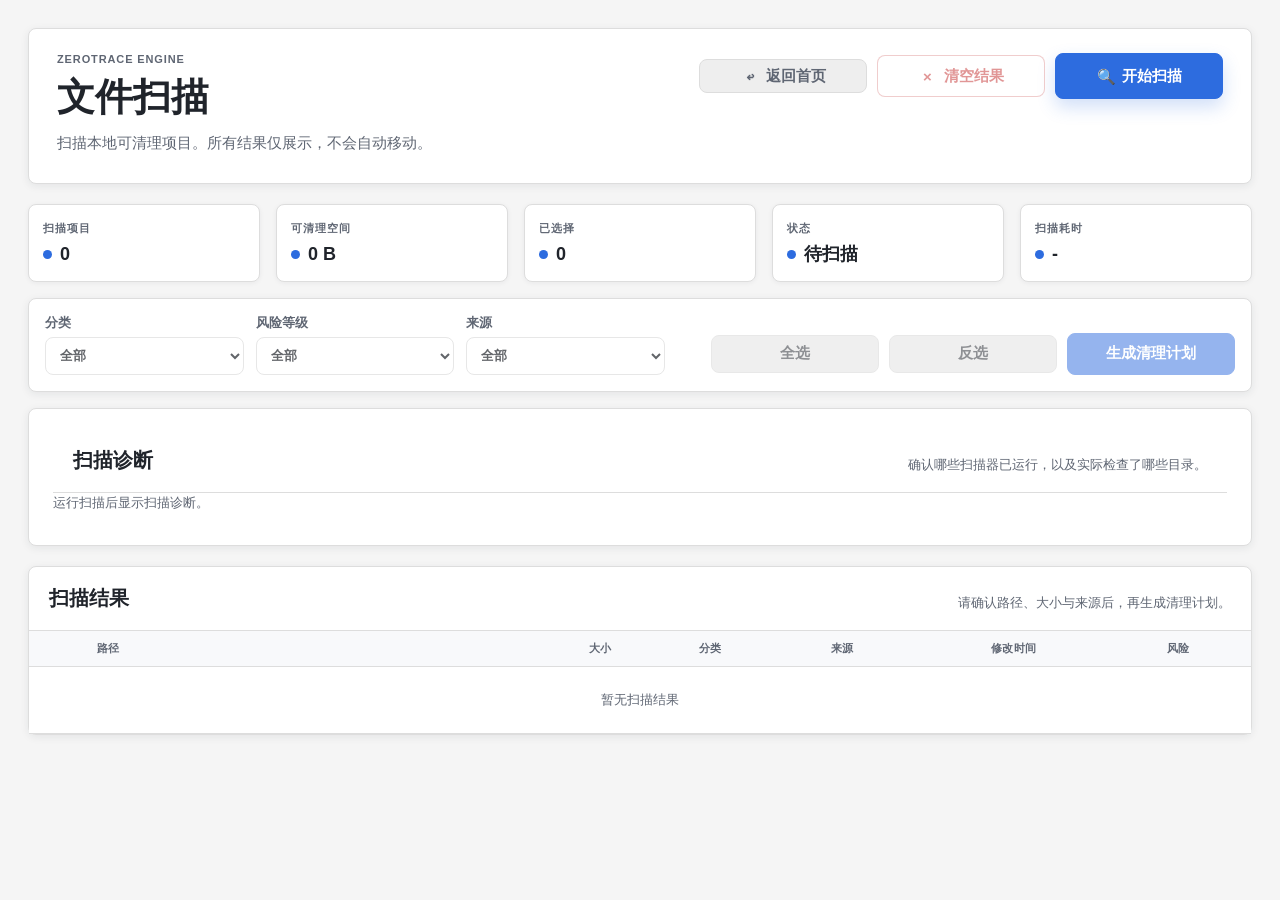
<file: static/scan.html>
<!DOCTYPE html>
<html lang="zh-CN" class="i18n-pending">
<head>
  <meta charset="UTF-8" />
  <title>ZeroTrace Engine - File Scan</title>
  <link rel="stylesheet" href="/static/css/style.css" />
</head>
<body>
  <main class="scan-page">
    <header class="page-header">
      <div>
        <p class="eyebrow">ZeroTrace Engine</p>
        <h1 data-i18n="scan.title">File Scan</h1>
        <p class="page-desc" data-i18n="scan.description">Scan local cleanup candidates. Results are shown for review and are never moved automatically.</p>
      </div>

      <div class="header-actions">
        <button id="backButton" class="ghost-button nav-button"><span class="button-icon">↩</span><span data-i18n="common.buttons.backToMain">Back to Home</span></button>
        <button id="clearResultsButton" class="ghost-button danger-outline" disabled><span class="button-icon">×</span><span data-i18n="scan.clearResults">Clear Results</span></button>
        <button id="startScanButton" class="primary-button"><span class="button-icon">🔍</span><span data-i18n="common.buttons.startScan">Start Scan</span></button>
      </div>
    </header>

    <section class="summary-grid">
      <article class="summary-card">
        <span class="summary-label" data-i18n="scan.itemCount">Scan Items</span>
        <strong id="scanItemCount">0</strong>
      </article>
      <article class="summary-card">
        <span class="summary-label" data-i18n="scan.reclaimableSpace">Reclaimable Space</span>
        <strong id="scanTotalSize">0 B</strong>
      </article>
      <article class="summary-card">
        <span class="summary-label" data-i18n="common.labels.selected">Selected</span>
        <strong id="selectedCount">0</strong>
      </article>
      <article class="summary-card">
        <span class="summary-label" data-i18n="common.labels.status">Status</span>
        <strong id="scanStatus" data-i18n="scan.status.idle">Not Scanned</strong>
      </article>
      <article class="summary-card">
        <span class="summary-label" data-i18n="scan.duration">Scan Duration</span>
        <strong id="scanDuration">-</strong>
      </article>
    </section>

    <section class="toolbar-panel">
      <div class="toolbar-left">
        <label>
          <span data-i18n="common.labels.category">Category</span>
          <select id="categoryFilter">
            <option value="" data-i18n="common.labels.all">All</option>
            <option value="temp" data-i18n="common.categories.temp">Temporary Files</option>
            <option value="empty" data-i18n="common.categories.emptyPath">Empty Files/Folders</option>
            <option value="browser_cache" data-i18n="common.categories.browserCache">Browser Cache</option>
            <option value="log" data-i18n="common.categories.logFile">Log Files</option>
            <option value="update" data-i18n="common.categories.windowsUpdate">Windows Update</option>
            <option value="thumbnail" data-i18n="common.categories.thumbnail">Thumbnail Cache</option>
          </select>
        </label>

        <label>
          <span data-i18n="common.labels.riskLevel">Risk Level</span>
          <select id="riskFilter">
            <option value="" data-i18n="common.labels.all">All</option>
            <option value="low" data-i18n="common.risks.low">Low</option>
            <option value="medium" data-i18n="common.risks.medium">Medium</option>
            <option value="high" data-i18n="common.risks.high">High</option>
          </select>
        </label>

        <label>
          <span data-i18n="common.labels.source">Source</span>
          <select id="sourceFilter">
            <option value="" data-i18n="common.labels.all">All</option>
          </select>
        </label>
      </div>

      <div class="toolbar-right">
        <button id="selectAllButton" class="ghost-button" disabled data-i18n="common.buttons.selectAll">Select All</button>
        <button id="invertSelectionButton" class="ghost-button" disabled data-i18n="common.buttons.invert">Invert</button>
        <button id="createPlanButton" class="primary-button" disabled data-i18n="scan.createPlan">Create Cleanup Plan</button>
      </div>
    </section>

    <section class="scanner-report-panel">
      <div class="table-header">
        <h2 data-i18n="scan.diagnosticsTitle">Scanner Diagnostics</h2>
        <p data-i18n="scan.diagnosticsHint">Confirm which scanners ran and which roots were checked.</p>
      </div>
      <div id="scannerReportList" class="scanner-report-list">
        <p class="muted" data-i18n="scan.diagnosticsEmpty">Run a scan to view scanner diagnostics.</p>
      </div>
    </section>

    <section class="table-panel">
      <div class="table-header">
        <h2 data-i18n="scan.resultTitle">Scan Results</h2>
        <p data-i18n="scan.resultHint">Review path, size, and source before creating a cleanup plan.</p>
      </div>

      <div class="scan-table-wrap">
        <table class="scan-table">
          <colgroup>
            <col class="col-check" />
            <col class="col-path" />
            <col class="col-size" />
            <col class="col-category" />
            <col class="col-source" />
            <col class="col-time" />
            <col class="col-risk" />
          </colgroup>
          <thead>
            <tr>
              <th class="col-check"></th>
              <th data-i18n="common.labels.path">Path</th>
              <th data-i18n="common.labels.size">Size</th>
              <th data-i18n="common.labels.category">Category</th>
              <th data-i18n="common.labels.source">Source</th>
              <th data-i18n="scan.modifiedAt">Modified</th>
              <th data-i18n="common.labels.risk">Risk</th>
            </tr>
          </thead>
          <tbody id="scanResultBody">
            <tr class="empty-row">
              <td colspan="7" data-i18n="scan.noResults">No scan results</td>
            </tr>
          </tbody>
        </table>
      </div>
    </section>
  </main>

  <div id="dialogOverlay" class="dialog-overlay is-hidden" role="presentation">
    <div class="dialog-box" role="dialog" aria-modal="true" aria-labelledby="dialogTitle">
      <h2 id="dialogTitle">ZeroTraceEngine</h2>
      <div id="dialogMessage" class="dialog-message"></div>
      <div class="dialog-actions">
        <button id="dialogCancelButton" type="button" class="ghost" data-i18n="dialog.buttons.cancel">Cancel</button>
        <button id="dialogConfirmButton" type="button" class="primary-button" data-i18n="dialog.buttons.ok">OK</button>
      </div>
    </div>
  </div>

  <script type="module" src="/static/js/app.js"></script>
</body>
</html>
</file>
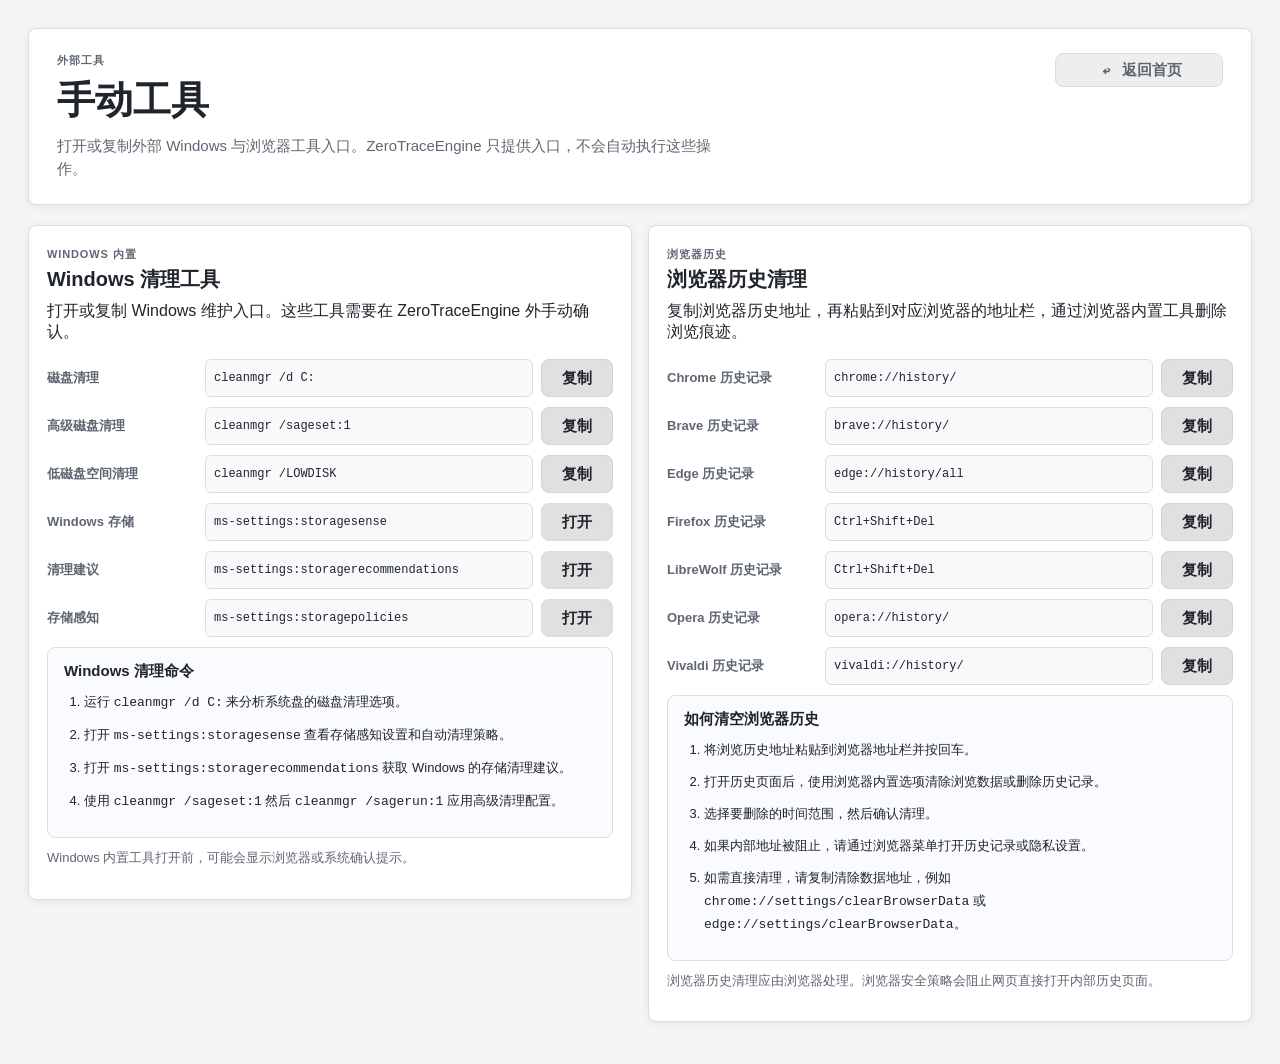
<file: static/tools.html>
<!DOCTYPE html>
<html lang="zh-CN" class="i18n-pending">

<head>
  <meta charset="UTF-8" />
  <title>ZeroTrace Engine - Manual Tools</title>
  <link rel="stylesheet" href="/static/css/style.css" />
</head>

<body>
  <main class="tools-page">
    <section class="page-header">
      <div>
        <p class="eyebrow" data-i18n="tools.heroKicker">External Tools</p>
        <h1 data-i18n="tools.heroTitle">Manual Tools</h1>
        <p class="page-desc" data-i18n="tools.heroDescription">Open or copy external Windows and browser tools that ZeroTraceEngine does not execute automatically.</p>
      </div>
      <div class="header-actions">
        <button id="backButton" class="ghost-button nav-button"><span class="button-icon">↩</span><span data-i18n="common.buttons.backToMain">Back to Home</span></button>
      </div>
    </section>

    <section class="tools-grid">
      <article class="panel-card">
        <div>
          <span class="card-kicker" data-i18n="tools.windowsCleanupKicker">Windows Built-in</span>
          <h2 data-i18n="tools.windowsCleanupTitle">Windows Cleanup Tools</h2>
          <p data-i18n="tools.windowsCleanupDesc">Open or copy Windows maintenance entries. These tools require manual confirmation outside ZeroTraceEngine.</p>
        </div>
        <div class="tool-list">
          <div class="browser-history-row">
            <label for="diskCleanupCommand" data-i18n="tools.windowsDiskCleanup">Disk Cleanup</label>
            <input id="diskCleanupCommand" class="path-readonly-input" type="text" value="cleanmgr /d C:" readonly />
            <button id="copyDiskCleanupCommand" class="ghost-button" data-copy-value="cleanmgr /d C:" data-copy-status="#windowsToolsStatus" data-i18n="tools.copyAddress">Copy</button>
          </div>
          <div class="browser-history-row">
            <label for="advancedDiskCleanupCommand" data-i18n="tools.windowsAdvancedCleanup">Advanced Disk Cleanup</label>
            <input id="advancedDiskCleanupCommand" class="path-readonly-input" type="text" value="cleanmgr /sageset:1" readonly />
            <button id="copyAdvancedDiskCleanupCommand" class="ghost-button" data-copy-value="cleanmgr /sageset:1" data-copy-status="#windowsToolsStatus" data-i18n="tools.copyAddress">Copy</button>
          </div>
          <div class="browser-history-row">
            <label for="lowDiskCleanupCommand" data-i18n="tools.windowsLowDiskCleanup">Low Disk Cleanup</label>
            <input id="lowDiskCleanupCommand" class="path-readonly-input" type="text" value="cleanmgr /LOWDISK" readonly />
            <button id="copyLowDiskCleanupCommand" class="ghost-button" data-copy-value="cleanmgr /LOWDISK" data-copy-status="#windowsToolsStatus" data-i18n="tools.copyAddress">Copy</button>
          </div>
          <div class="browser-history-row">
            <label data-i18n="tools.windowsStorageSettings">Windows Storage</label>
            <input class="path-readonly-input" type="text" value="ms-settings:storagesense" readonly />
            <a class="ghost-button tool-link-button" href="ms-settings:storagesense" data-i18n="tools.openSettings">Open</a>
          </div>
          <div class="browser-history-row">
            <label data-i18n="tools.windowsCleanupRecommendations">Cleanup Recommendations</label>
            <input class="path-readonly-input" type="text" value="ms-settings:storagerecommendations" readonly />
            <a class="ghost-button tool-link-button" href="ms-settings:storagerecommendations" data-i18n="tools.openSettings">Open</a>
          </div>
          <div class="browser-history-row">
            <label data-i18n="tools.windowsStorageSense">Storage Sense</label>
            <input class="path-readonly-input" type="text" value="ms-settings:storagepolicies" readonly />
            <a class="ghost-button tool-link-button" href="ms-settings:storagepolicies" data-i18n="tools.openSettings">Open</a>
          </div>
          <div class="tool-guide">
            <h3 data-i18n="tools.windowsGuideTitle">Windows Cleanup Commands</h3>
            <ol class="guide-step-list">
              <li data-i18n-html="tools.windowsGuideStep1">Run <code>cleanmgr /d C:</code> to analyze disk cleanup options for the system drive.</li>
              <li data-i18n-html="tools.windowsGuideStep2">Open <code>ms-settings:storagesense</code> to review Storage Sense settings and automatic cleanup policies.</li>
              <li data-i18n-html="tools.windowsGuideStep3">Open <code>ms-settings:storagerecommendations</code> to get storage cleanup recommendations from Windows.</li>
              <li data-i18n-html="tools.windowsGuideStep4">Use <code>cleanmgr /sageset:1</code> then <code>cleanmgr /sagerun:1</code> for advanced cleanup profiles.</li>
            </ol>
          </div>
          <p id="windowsToolsStatus" class="muted" role="status" aria-live="polite" data-i18n="tools.windowsToolsNote">Windows built-in tools may show a browser or system confirmation before opening.</p>
        </div>
      </article>

      <article class="panel-card">
        <div>
          <span class="card-kicker" data-i18n="tools.browserHistoryKicker">Browser History</span>
          <h2 data-i18n="tools.browserHistoryTitle">Browser History Cleanup</h2>
          <p data-i18n="tools.browserHistoryDesc">Copy the browser history address, then paste it into that browser's address bar to remove browsing traces with built-in controls.</p>
        </div>
        <div class="tool-list">
          <div class="browser-history-row">
            <label for="chromeHistoryUrl" data-i18n="tools.openChromeHistory">Chrome History</label>
            <input id="chromeHistoryUrl" class="path-readonly-input" type="text" value="chrome://history/" readonly />
            <button id="copyChromeHistory" class="ghost-button" data-copy-value="chrome://history/" data-copy-status="#browserHistoryStatus" data-i18n="tools.copyAddress">Copy</button>
          </div>
          <div class="browser-history-row">
            <label for="braveHistoryUrl" data-i18n="tools.openBraveHistory">Brave History</label>
            <input id="braveHistoryUrl" class="path-readonly-input" type="text" value="brave://history/" readonly />
            <button id="copyBraveHistory" class="ghost-button" data-copy-value="brave://history/" data-copy-status="#browserHistoryStatus" data-i18n="tools.copyAddress">Copy</button>
          </div>
          <div class="browser-history-row">
            <label for="edgeHistoryUrl" data-i18n="tools.openEdgeHistory">Edge History</label>
            <input id="edgeHistoryUrl" class="path-readonly-input" type="text" value="edge://history/all" readonly />
            <button id="copyEdgeHistory" class="ghost-button" data-copy-value="edge://history/all" data-copy-status="#browserHistoryStatus" data-i18n="tools.copyAddress">Copy</button>
          </div>
          <div class="browser-history-row">
            <label for="firefoxHistoryUrl" data-i18n="tools.openFirefoxHistory">Firefox History</label>
            <input id="firefoxHistoryUrl" class="path-readonly-input" type="text" value="Ctrl+Shift+Del" readonly />
            <button id="copyFirefoxHistory" class="ghost-button" data-copy-value="Ctrl+Shift+Del" data-copy-status="#browserHistoryStatus" data-i18n="tools.copyAddress">Copy</button>
          </div>
          <div class="browser-history-row">
            <label for="libreWolfHistoryUrl" data-i18n="tools.openLibreWolfHistory">LibreWolf History</label>
            <input id="libreWolfHistoryUrl" class="path-readonly-input" type="text" value="Ctrl+Shift+Del" readonly />
            <button id="copyLibreWolfHistory" class="ghost-button" data-copy-value="Ctrl+Shift+Del" data-copy-status="#browserHistoryStatus" data-i18n="tools.copyAddress">Copy</button>
          </div>
          <div class="browser-history-row">
            <label for="operaHistoryUrl" data-i18n="tools.openOperaHistory">Opera History</label>
            <input id="operaHistoryUrl" class="path-readonly-input" type="text" value="opera://history/" readonly />
            <button id="copyOperaHistory" class="ghost-button" data-copy-value="opera://history/" data-copy-status="#browserHistoryStatus" data-i18n="tools.copyAddress">Copy</button>
          </div>
          <div class="browser-history-row">
            <label for="vivaldiHistoryUrl" data-i18n="tools.openVivaldiHistory">Vivaldi History</label>
            <input id="vivaldiHistoryUrl" class="path-readonly-input" type="text" value="vivaldi://history/" readonly />
            <button id="copyVivaldiHistory" class="ghost-button" data-copy-value="vivaldi://history/" data-copy-status="#browserHistoryStatus" data-i18n="tools.copyAddress">Copy</button>
          </div>
          <div class="tool-guide">
            <h3 data-i18n="tools.browserGuideTitle">How to clear browser history</h3>
            <ol class="guide-step-list">
              <li data-i18n="tools.browserGuideStep1">Paste the browser history address into the browser address bar and press Enter.</li>
              <li data-i18n="tools.browserGuideStep2">Open the browser history page, then use the built-in option to clear browsing data or delete history.</li>
              <li data-i18n="tools.browserGuideStep3">Choose the time range you want to remove and confirm the cleanup.</li>
              <li data-i18n="tools.browserGuideStep4">If the internal URL is blocked, use the browser menu to reach history or privacy settings.</li>
              <li data-i18n-html="tools.browserGuideStep5">For direct cleanup, copy a clear-data address such as <code>chrome://settings/clearBrowserData</code> or <code>edge://settings/clearBrowserData</code> into the browser address bar.</li>
            </ol>
          </div>
          <p id="browserHistoryStatus" class="muted" role="status" aria-live="polite" data-i18n="tools.browserHistoryNote">Browser history cleanup is handled by the browser. Browser security blocks web pages from opening internal history pages directly.</p>
        </div>
      </article>
    </section>
  </main>

  <div id="dialogOverlay" class="dialog-overlay is-hidden" role="presentation">
    <div class="dialog-box" role="dialog" aria-modal="true" aria-labelledby="dialogTitle">
      <h2 id="dialogTitle">ZeroTraceEngine</h2>
      <div id="dialogMessage" class="dialog-message"></div>
      <div class="dialog-actions">
        <button id="dialogCancelButton" type="button" class="ghost" data-i18n="dialog.buttons.cancel">Cancel</button>
        <button id="dialogConfirmButton" type="button" class="primary-button" data-i18n="dialog.buttons.ok">OK</button>
      </div>
    </div>
  </div>

  <script type="module" src="/static/js/app.js"></script>
</body>

</html>
</file>
<file: static/css/style.css>
/* SPDX-License-Identifier: MIT */

:root {
  color-scheme: light;
  --bg: #f5f5f5;
  --panel-bg: #ffffff;
  --border-color: #dddddd;
  --line: #dddddd;
  --accent: #2d6cdf;
  --accent-hover: #1f58bd;
  --accent-soft: rgba(45, 108, 223, 0.1);
  --ink: #20242b;
  --muted: #5f6673;
  --danger: #c53030;
  --success: #2f855a;
  --warning: #b7791f;
  --shadow: 0 2px 8px rgba(31, 41, 55, 0.08);
  --control-height: 38px;
  --button-font-size: 15px;
  --font-sans: "Microsoft YaHei UI", "Microsoft YaHei", "Segoe UI", sans-serif;
  --font-mono: "Consolas", "JetBrains Mono", ui-monospace, SFMono-Regular, Menlo, monospace;
}

:root:lang(ja) {
  --font-sans: "Yu Gothic UI", "Yu Gothic", "Meiryo", "Segoe UI", sans-serif;
}

* {
  box-sizing: border-box;
}

html,
body {
  min-height: 100%;
}

html.i18n-pending body {
  visibility: hidden;
}

body {
  margin: 0;
  color: var(--ink);
  background: var(--bg);
  font-family: var(--font-sans);
}

button,
input,
select,
.tool-link-button {
  font: inherit;
}

button {
  min-height: var(--control-height);
  padding: 6px 12px;
  border: 1px solid var(--line);
  border-radius: 8px;
  background: #ffffff;
  color: var(--ink);
  cursor: pointer;
  font-size: var(--button-font-size);
  font-weight: 700;
  line-height: 1.25;
  white-space: normal;
  overflow-wrap: normal;
  transition:
    background-color 120ms ease,
    border-color 120ms ease,
    box-shadow 120ms ease,
    transform 120ms ease;
}

button:hover,
button:focus-visible,
input:focus-visible,
select:focus-visible {
  outline: none;
  border-color: var(--accent);
}

button:hover {
  transform: translateY(-1px);
}

button:disabled {
  cursor: not-allowed;
  opacity: 0.5;
  transform: none;
}

input,
select {
  width: 100%;
  min-height: var(--control-height);
  padding: 6px 10px;
  border: 1px solid var(--line);
  border-radius: 8px;
  background: #ffffff;
  color: var(--ink);
}

h1,
h2,
h3,
p {
  margin-top: 0;
}

.is-hidden,
.dialog-overlay.is-hidden {
  display: none !important;
}

.primary-button {
  min-height: 42px;
  border-color: var(--accent);
  background: var(--accent);
  color: #ffffff;
}

.primary-button:hover,
.primary-button:focus-visible {
  border-color: var(--accent-hover);
  background: var(--accent-hover);
}

.ghost-button {
  border-color: #d3d3d3;
  background: #e0e0e0;
  color: var(--ink);
}

.danger-button {
  min-height: 42px;
  border-color: var(--danger);
  background: var(--danger);
  color: #ffffff;
}

.danger-button:hover,
.danger-button:focus-visible {
  border-color: #9b2c2c;
  background: #9b2c2c;
}

.ghost {
  background: transparent;
}

.nav-button {
  min-height: 34px;
  background: #eeeeee;
  border-color: #dddddd;
  color: var(--muted);
}

.danger-outline {
  min-height: 42px;
  border-color: rgba(197, 48, 48, 0.48);
  background: #ffffff;
  color: var(--danger);
}

.button-icon {
  display: inline-grid;
  place-items: center;
  width: 18px;
  height: 18px;
  flex: 0 0 auto;
  font-size: 15px;
  line-height: 1;
}

.eyebrow,
.summary-label,
.card-kicker,
.section-heading .eyebrow {
  color: var(--muted);
  font-size: 11px;
  font-weight: 700;
  letter-spacing: 0.08em;
  text-transform: uppercase;
}

.page-desc,
.muted,
.hint-text {
  color: var(--muted);
}

/* Dialog */
.dialog-overlay {
  position: fixed;
  inset: 0;
  z-index: 1000;
  display: grid;
  place-items: center;
  padding: 24px;
  background: rgba(32, 29, 24, 0.34);
  backdrop-filter: blur(4px);
}

.dialog-box {
  width: min(480px, 100%);
  padding: 20px;
  border: 1px solid var(--line);
  border-radius: 12px;
  background: #ffffff;
  box-shadow: 0 18px 44px rgba(31, 41, 55, 0.22);
}

.dialog-box h2 {
  margin: 0;
  font-size: 22px;
  line-height: 1.2;
}

.dialog-message {
  margin-top: 16px;
  color: var(--ink);
  line-height: 1.7;
  white-space: pre-wrap;
  overflow-wrap: anywhere;
}

.dialog-actions {
  display: flex;
  justify-content: flex-end;
  gap: 10px;
  margin-top: 20px;
}

.dialog-actions button {
  min-width: 104px;
  padding-inline: 18px;
}

/* Shared App Pages */
.dashboard-page,
.scan-page,
.duplicates-page,
.userdir-page,
.recycle-page,
.cleanup-page,
.tools-page,
.logs-page,
.registry-page {
  width: min(1440px, 100%);
  margin: 0 auto;
  padding: 28px;
}

.tool-link-button {
  min-height: var(--control-height);
  padding: 6px 12px;
  border: 1px solid var(--line);
  border-radius: 8px;
  color: var(--ink);
  cursor: pointer;
  font-size: var(--button-font-size);
  font-weight: 700;
  text-align: center;
  text-decoration: none;
  transition:
    background-color 120ms ease,
    border-color 120ms ease,
    box-shadow 120ms ease,
    transform 120ms ease;
}

.tool-link-button:hover,
.tool-link-button:focus-visible {
  outline: none;
  border-color: var(--accent);
  transform: translateY(-1px);
}

.page-header {
  min-height: 156px;
  display: flex;
  justify-content: space-between;
  gap: 24px;
  align-items: start;
  margin-bottom: 20px;
  padding: 24px 28px;
  border: 1px solid var(--border-color);
  border-radius: 8px;
  background: var(--panel-bg);
  box-shadow: var(--shadow);
}

.page-header h1 {
  margin: 0;
  font-size: clamp(28px, 3vw, 38px);
  line-height: 1.12;
  letter-spacing: 0;
}

.page-desc {
  max-width: 680px;
  margin: 12px 0 0;
  font-size: 15px;
  line-height: 1.55;
}

.header-actions,
.toolbar-right {
  display: grid;
  grid-template-columns: repeat(3, minmax(168px, max-content));
  justify-content: end;
  align-items: center;
  gap: 10px;
}

.tools-page .header-actions {
  grid-template-columns: minmax(168px, max-content);
  margin-left: auto;
}

.duplicates-page .header-actions {
  margin-left: auto;
  justify-content: end;
}

.cleanup-page .header-actions {
  grid-template-columns: minmax(168px, max-content) minmax(168px, max-content) minmax(168px, max-content) minmax(190px, max-content);
}

.recycle-page .toolbar-right {
  grid-template-columns: 112px 112px 168px 172px;
}

.header-actions button,
.toolbar-right button {
  display: inline-flex;
  align-items: center;
  justify-content: center;
  gap: 7px;
  width: 100%;
  min-width: 0;
  line-height: 1.25;
  white-space: nowrap;
}

.header-actions .primary-button {
  min-height: 46px;
  padding-inline: 22px;
  box-shadow: 0 8px 18px rgba(45, 108, 223, 0.22);
}

.summary-grid {
  display: grid;
  gap: 16px;
  margin-bottom: 16px;
}

.scanner-report-panel {
  margin-bottom: 20px;
  padding: 20px 24px;
  border: 1px solid var(--border-color);
  border-radius: 8px;
  background: var(--panel-bg);
  box-shadow: var(--shadow);
}

.scanner-report-list {
  display: grid;
  gap: 10px;
}

.scanner-report-item {
  display: grid;
  grid-template-columns: minmax(180px, 260px) minmax(0, 1fr);
  align-items: center;
  gap: 12px;
  padding: 10px;
  border: 1px solid var(--line);
  border-radius: 8px;
  background: #fafafa;
}

.scanner-report-item div {
  display: grid;
  gap: 4px;
}

.scanner-report-item span,
.scanner-report-error {
  margin: 0;
  color: var(--muted);
  font-size: 13px;
}

.scanner-report-error {
  grid-column: 1 / -1;
  color: var(--danger);
}

.dashboard-page .summary-grid,
.recycle-page .summary-grid {
  grid-template-columns: repeat(4, minmax(0, 1fr));
}

.scan-page .summary-grid,
.duplicates-page .summary-grid,
.cleanup-page .summary-grid,
.logs-page .summary-grid {
  grid-template-columns: repeat(5, minmax(0, 1fr));
}

.summary-card {
  min-height: 78px;
  display: grid;
  align-content: center;
  gap: 8px;
  padding: 12px 14px;
  border: 1px solid var(--border-color);
  border-radius: 8px;
  background: var(--panel-bg);
  box-shadow: 0 1px 5px rgba(31, 41, 55, 0.06);
}

.summary-card strong {
  display: inline-flex;
  align-items: center;
  gap: 8px;
  font-size: 18px;
  line-height: 1.2;
}

.summary-card strong::before,
.summary-dot {
  content: "";
  width: 9px;
  height: 9px;
  flex: 0 0 auto;
  border-radius: 50%;
  background: var(--accent);
}

.dashboard-page .summary-card strong::before {
  display: none;
}

.toolbar-panel,
.table-panel,
.panel-card,
.dashboard-hero-main,
.dashboard-safety,
.workflow-panel,
.dashboard-card {
  border: 1px solid var(--border-color);
  border-radius: 8px;
  background: var(--panel-bg);
  box-shadow: var(--shadow);
}

.toolbar-panel {
  display: grid;
  grid-template-columns: minmax(0, 1fr) auto;
  align-items: end;
  gap: 16px;
  padding: 16px;
  margin-bottom: 16px;
}

.toolbar-left {
  display: grid;
  grid-template-columns: repeat(3, minmax(150px, 1fr));
  gap: 12px;
  max-width: 620px;
}

.duplicates-page .toolbar-left {
  grid-template-columns: repeat(3, 1fr);
  width: 680px;
  max-width: 100%;
}

.logs-page .toolbar-left {
  grid-template-columns: repeat(4, minmax(140px, 1fr));
  max-width: 860px;
}

.recycle-page .toolbar-left {
  grid-template-columns: minmax(180px, 240px);
}

.toolbar-panel label {
  display: grid;
  grid-template-columns: 1fr;
  gap: 6px;
  color: var(--muted);
  font-size: 13px;
  font-weight: 700;
  line-height: 1.2;
  white-space: nowrap;
}

.content-grid {
  display: grid;
  grid-template-columns: repeat(2, minmax(0, 1fr));
  gap: 16px;
  margin-bottom: 16px;
}

.panel-card {
  padding: 18px;
}

.panel-card h2 {
  margin: 4px 0 12px;
  font-size: 20px;
}

.check-list,
.confirm-check {
  display: grid;
  gap: 10px;
  color: var(--ink);
  font-size: 13px;
}

.check-list label,
.confirm-check {
  display: flex;
  align-items: center;
  gap: 8px;
}

.check-list input,
.confirm-check input {
  width: auto;
  min-height: 0;
}

.confirm-check {
  gap: 10px;
  font-size: 15px;
  font-weight: 700;
}

.confirm-check input {
  width: 18px;
  height: 18px;
  flex: 0 0 auto;
  accent-color: var(--accent);
}

.hint-text,
.muted {
  margin: 0 0 12px;
  font-size: 13px;
  line-height: 1.55;
}

/* Tables */
.table-header {
  display: flex;
  justify-content: space-between;
  gap: 16px;
  align-items: end;
  padding: 18px 20px;
  border-bottom: 1px solid var(--border-color);
}

.table-header h2 {
  margin: 0;
  font-size: 20px;
}

.table-header p {
  margin: 6px 0 0;
  color: var(--muted);
  font-size: 13px;
}

.scan-table-wrap {
  overflow: auto;
  max-height: calc(100vh - 330px);
}

.scan-table {
  width: 100%;
  border-collapse: collapse;
  table-layout: fixed;
  font-size: 13px;
}

.scan-table .col-check {
  width: 56px;
}

.scan-table .col-path {
  width: auto;
}

.scan-table .col-size {
  width: 110px;
}

.scan-table .col-category {
  width: 132px;
}

.scan-table .col-source {
  width: 160px;
}

.scan-table .col-time {
  width: 176px;
}

.scan-table .col-risk,
.logs-page .scan-table .col-action,
.logs-page .scan-table .col-result {
  width: 96px;
}

.duplicate-root-table .col-path {
  width: auto;
}

.duplicate-root-table .col-status {
  width: 120px;
}

.duplicate-root-table .col-action {
  width: 108px;
  text-align: left;
}

.duplicate-root-table th.col-action {
  padding-left: 0;
}

.duplicate-root-table td.col-action {
  padding-left: 0;
  padding-right: 16px;
}

.duplicate-root-table .col-action button,
.duplicate-input-panel #addDuplicateRootButton {
  width: 88px;
  min-width: 88px;
  min-height: var(--control-height);
  padding: 6px 10px;
  line-height: 1.25;
}

.duplicate-file-table .col-check {
  width: 52px;
}

.duplicate-file-table .col-path {
  width: auto;
}

.duplicate-file-table .col-size {
  width: 104px;
}

.duplicate-file-table .col-time {
  width: 190px;
}

.duplicate-file-table .col-source {
  width: 190px;
}

.duplicate-file-table .col-risk {
  width: 116px;
}

.duplicate-file-table .col-size,
.duplicate-file-table .col-time,
.duplicate-file-table .col-risk {
  white-space: nowrap;
}

.cleanup-page .scan-table .col-action {
  width: 128px;
}

.recycle-page .scan-table .col-original-path {
  width: auto;
}

.recycle-page .scan-table .col-recycle-path,
.logs-page .scan-table .col-detail {
  width: 24%;
}

.scan-table th,
.scan-table td {
  padding: 10px 12px;
  border-bottom: 1px solid var(--border-color);
  text-align: left;
  vertical-align: middle;
}

.scan-table th {
  position: sticky;
  top: 0;
  z-index: 1;
  background: #f8f9fb;
  color: var(--muted);
  font-size: 11px;
  font-weight: 700;
  letter-spacing: 0.04em;
  text-transform: uppercase;
  white-space: nowrap;
}

.scan-table td {
  background: #ffffff;
}

.scan-table tbody tr:hover td {
  background: rgba(45, 108, 223, 0.04);
}

.path-cell,
.detail-cell {
  max-width: 720px;
  overflow: hidden;
  text-overflow: ellipsis;
  white-space: nowrap;
  font-family: var(--font-mono);
}

.path-input-cell {
  min-width: 0;
}

.path-readonly-input {
  box-sizing: border-box;
  width: 100%;
  min-width: 0;
  padding: 6px 8px;
  border: 1px solid var(--border-color);
  border-radius: 6px;
  background: #f8f9fb;
  color: var(--ink);
  font: 12px var(--font-mono);
  white-space: nowrap;
}

.path-readonly-input:focus {
  border-color: rgba(45, 108, 223, 0.45);
  background: #ffffff;
  outline: 2px solid rgba(45, 108, 223, 0.14);
}

.source-readonly-input {
  box-sizing: border-box;
  width: 100%;
  min-width: 0;
  min-height: 0;
  height: 18px;
  padding: 1px 8px;
  border: 1px solid var(--border-color);
  border-radius: 5px;
  background: #f8f9fb;
  color: var(--ink);
  font: 12px var(--font-mono);
  line-height: 14px;
  white-space: nowrap;
}

.empty-cell,
.empty-row td {
  padding: 24px;
  color: var(--muted);
  text-align: center;
}

.risk-badge {
  display: inline-flex;
  align-items: center;
  justify-content: center;
  gap: 6px;
  min-width: 76px;
  padding: 3px 8px;
  border: 1px solid var(--border-color);
  border-radius: 999px;
  font-size: 12px;
}

.risk-dot {
  width: 8px;
  height: 8px;
  border-radius: 50%;
  background: currentColor;
}

.risk-low,
.result-success {
  color: var(--success);
}

.risk-medium,
.result-skipped {
  color: var(--warning);
}

.risk-high,
.result-failed {
  color: var(--danger);
}

.status-running::after {
  content: "...";
  display: inline-block;
  width: 0;
  overflow: hidden;
  vertical-align: bottom;
  animation: status-dots 1s steps(4, end) infinite;
}

.status-success {
  color: var(--success);
}

.status-error {
  color: var(--danger);
}

.status-emptySelection {
  color: var(--warning);
}

@keyframes status-dots {
  100% {
    width: 1.1em;
  }
}

/* Dashboard */
.dashboard-hero {
  display: grid;
  grid-template-columns: repeat(4, minmax(0, 1fr));
  gap: 16px;
  align-items: stretch;
  margin-bottom: 16px;
}

.dashboard-hero-main {
  grid-column: span 3;
  min-height: 236px;
  display: grid;
  align-content: center;
  padding: 28px;
}

.hero-title-row {
  display: flex;
  align-items: center;
  justify-content: space-between;
  gap: 16px;
  margin-bottom: 14px;
}

.hero-meta-actions {
  display: inline-flex;
  align-items: center;
  gap: 10px;
  flex-wrap: wrap;
  justify-content: flex-end;
}

.language-switch {
  display: inline-flex;
  align-items: center;
  gap: 8px;
  min-height: 30px;
  color: var(--text-muted);
  font-size: 12px;
  font-weight: 700;
  white-space: nowrap;
}

.language-switch select {
  width: auto;
  min-width: 92px;
  min-height: 30px;
  padding: 4px 28px 4px 10px;
  font-size: 12px;
}

.safety-pill {
  display: inline-flex;
  align-items: center;
  gap: 8px;
  min-height: 30px;
  padding: 5px 10px;
  border: 1px solid rgba(45, 108, 223, 0.24);
  border-radius: 999px;
  background: var(--accent-soft);
  color: var(--accent-hover);
  font-size: 12px;
  font-weight: 700;
  white-space: nowrap;
}

.status-dot {
  width: 10px;
  height: 10px;
  border-radius: 50%;
  background: var(--accent);
  box-shadow: 0 0 0 4px rgba(45, 108, 223, 0.12);
}

.dashboard-hero-main h1 {
  max-width: 760px;
  margin: 0;
  font-size: clamp(28px, 3.4vw, 42px);
  line-height: 1.12;
  letter-spacing: 0;
}

.dashboard-hero-main .page-desc {
  max-width: 720px;
}

.hero-actions {
  display: flex;
  flex-wrap: wrap;
  gap: 10px;
  margin-top: 22px;
}

.hero-actions button {
  display: inline-flex;
  align-items: center;
  justify-content: center;
  gap: 7px;
  width: auto;
  min-width: 136px;
  padding-inline: 22px;
  line-height: 1.25;
  white-space: normal;
}

.hero-actions .primary-button {
  min-height: 46px;
  box-shadow: 0 8px 18px rgba(45, 108, 223, 0.22);
}

.dashboard-safety {
  display: grid;
  align-content: start;
  gap: 14px;
  padding: 20px;
}

.dashboard-safety h2 {
  margin: 0;
  font-size: 17px;
}

.safety-list {
  list-style: none;
  display: grid;
  gap: 12px;
  margin: 0;
  padding: 0;
}

.safety-list li {
  display: grid;
  grid-template-columns: 24px 78px minmax(0, 1fr);
  gap: 8px;
  align-items: center;
  min-height: 34px;
  padding-top: 10px;
  border-top: 1px solid var(--line);
  color: var(--muted);
  font-size: 13px;
  line-height: 1.35;
}

.safety-list li:first-child {
  padding-top: 0;
  border-top: none;
}

.safety-icon {
  width: 24px;
  text-align: center;
  font-size: 17px;
  line-height: 1;
}

.safety-list strong {
  color: var(--ink);
  font-size: 13px;
}

.workspace-layout {
  display: grid;
  grid-template-columns: repeat(4, minmax(0, 1fr));
  gap: 16px;
  align-items: start;
}

.workflow-panel {
  grid-column: span 1;
  position: sticky;
  top: 24px;
  height: 190px;
  padding: 18px;
}

.dashboard-groups {
  grid-column: span 3;
  display: grid;
  gap: 28px;
}

.dashboard-group {
  display: grid;
  gap: 12px;
}

.dashboard-group-heading h2 {
  margin: 4px 0 0;
  font-size: 18px;
}

.dashboard-grid {
  display: grid;
  grid-template-columns: repeat(2, minmax(260px, 1fr));
  gap: 14px;
}

.tools-grid {
  display: grid;
  grid-template-columns: repeat(2, minmax(320px, 1fr));
  gap: 16px;
  align-items: start;
  margin-bottom: 16px;
}

.tools-page .panel-card {
  min-height: 0;
}

.tools-page .panel-card h2 {
  margin-bottom: 8px;
}

.tools-actions,
.tool-list {
  display: grid;
  gap: 10px;
  margin-top: 16px;
}

.duplicate-input-panel,
.duplicate-filter-panel {
  align-items: end;
}

.duplicate-filter-panel {
  grid-template-columns: minmax(0, 1fr) auto;
}

.duplicate-filter-panel .toolbar-left {
  align-self: end;
  gap: 16px 28px;
}

.duplicate-filter-panel .toolbar-left label {
  grid-template-columns: max-content minmax(0, 1fr);
  align-items: center;
  gap: 14px;
  white-space: nowrap;
}

.duplicate-filter-panel .toolbar-left label > span {
  min-width: 0;
  text-align: left;
}

.duplicate-strategy-row .toolbar-left {
  grid-template-columns: repeat(3, 1fr);
  gap: 16px 28px;
  width: 680px;
  max-width: 100%;
  justify-content: start;
  justify-self: start;
}

.duplicate-strategy-row .toolbar-left label:nth-child(2) {
  grid-column: 2 / 4;
}

.duplicate-direct-actions {
  display: grid;
  grid-template-columns: repeat(2, 132px);
  gap: 10px;
  align-self: end;
  justify-self: end;
}

.duplicate-strategy-row button {
  width: 100%;
  min-width: 0;
  white-space: normal;
}

.duplicate-strategy-row {
  grid-column: 1 / -1;
  display: grid;
  grid-template-columns: minmax(0, 1fr) 132px 132px 180px;
  gap: 12px;
  justify-content: stretch;
  align-items: center;
}

.duplicate-strategy-group {
  display: flex;
  flex-wrap: nowrap;
  align-items: center;
  gap: 28px;
  min-height: var(--control-height);
  padding: 0 2px;
  background: #ffffff;
  overflow: hidden;
}

.toolbar-panel .duplicate-strategy-option {
  display: flex;
  grid-template-columns: none;
  align-items: center;
  gap: 6px;
  min-height: 28px;
  padding: 0;
  color: var(--ink);
  font-size: 13px;
  font-weight: 800;
  line-height: 1.2;
  white-space: nowrap;
  cursor: pointer;
}

.toolbar-panel .duplicate-strategy-option input {
  width: 15px;
  min-height: 0;
  height: 15px;
  margin: 0;
  flex: 0 0 auto;
  accent-color: var(--accent);
}

.duplicate-strategy-option:has(input:checked) {
  color: var(--accent-hover);
}

.duplicate-strategy-option:hover,
.duplicate-strategy-option:focus-within {
  color: var(--accent-hover);
}

.duplicate-strategy-option:has(input:disabled) {
  cursor: not-allowed;
  opacity: 0.5;
}

.duplicate-strategy-option:has(input:disabled):hover {
  color: var(--muted);
}

.duplicate-lifecycle-panel {
  display: grid;
  grid-template-columns: minmax(230px, 0.8fr) minmax(420px, 1.65fr) minmax(340px, 0.95fr);
  align-items: center;
  column-gap: 22px;
  row-gap: 16px;
  margin-bottom: 16px;
  padding: 16px;
  border: 1px solid var(--border-color);
  border-radius: 8px;
  background: var(--panel-bg);
  box-shadow: var(--shadow);
}

.duplicate-lifecycle-panel strong {
  display: block;
  margin-top: 6px;
  font-size: 18px;
}

.duplicate-lifecycle-status {
  min-width: 0;
}

.duplicate-lifecycle-status p {
  margin: 6px 0 0;
  color: var(--muted);
  font-size: 12px;
  line-height: 1.45;
}

.duplicate-current-file-row {
  display: flex;
  align-items: center;
  gap: 4px;
  max-width: 100%;
  overflow: hidden;
  white-space: nowrap;
}

.duplicate-current-file-row > span {
  flex: 0 0 auto;
}

.duplicate-lifecycle-status p b {
  min-width: 0;
  color: var(--ink);
  font-weight: 800;
  overflow: hidden;
  text-overflow: ellipsis;
  white-space: nowrap;
}

.copy-mini-button {
  flex: 0 0 auto;
  width: auto;
  min-width: 28px;
  min-height: 20px;
  padding: 1px 5px;
  border-radius: 6px;
  color: var(--muted);
  font-size: 11px;
  font-weight: 800;
  line-height: 1;
  transform: none;
}

.copy-mini-button:hover {
  transform: none;
}

.duplicate-lifecycle-main {
  display: grid;
  gap: 12px;
  min-width: 0;
}

.duplicate-stage-track {
  display: grid;
  grid-template-columns: repeat(4, minmax(0, 1fr));
  overflow: hidden;
  border: 1px solid var(--line);
  border-radius: 8px;
}

.duplicate-stage {
  min-height: 38px;
  display: grid;
  place-items: center;
  padding: 6px 8px;
  background: #ffffff;
  color: var(--muted);
  font-size: 12px;
  font-weight: 800;
  text-align: center;
}

.duplicate-stage + .duplicate-stage {
  border-left: 1px solid var(--line);
}

.duplicate-stage.is-active {
  background: var(--accent-soft);
  color: var(--accent-hover);
}

.duplicate-stage.is-current {
  box-shadow: inset 0 -3px 0 var(--accent);
}

.duplicate-progress-track {
  height: 10px;
  overflow: hidden;
  border-radius: 999px;
  background: #eef2f8;
}

.duplicate-progress-track span {
  display: block;
  width: 0;
  height: 100%;
  border-radius: inherit;
  background: var(--accent);
  transition: width 180ms ease;
}

.duplicate-lifecycle-metrics {
  display: grid;
  grid-template-columns: repeat(4, minmax(0, 1fr));
  gap: 12px;
  justify-self: end;
  width: min(100%, 360px);
  color: var(--muted);
  font-size: 12px;
  text-align: right;
}

.duplicate-lifecycle-metrics span {
  min-width: 0;
  justify-self: end;
}

.duplicate-lifecycle-metrics b {
  display: block;
  color: var(--ink);
  font-size: 15px;
  overflow-wrap: anywhere;
}

.duplicates-page .summary-card {
  min-height: 92px;
  padding: 18px 16px;
}

.duplicates-page .duplicate-result-summary {
  margin-top: 16px;
}

.duplicates-page .summary-card strong {
  font-size: 20px;
}

.duplicates-page .summary-card small {
  color: var(--muted);
  font-size: 12px;
  font-weight: 700;
}

.duplicates-page .summary-inline-value {
  white-space: nowrap;
}

.duplicates-page .summary-inline-value small::before {
  content: "/";
  margin: 0 6px;
  color: var(--muted);
}

.registry-control-bar,
.registry-filter-bar {
  align-items: end;
}

.registry-control-bar {
  grid-template-columns: repeat(2, minmax(160px, 220px)) minmax(0, 1fr);
}

.registry-filter-bar {
  display: grid;
  grid-template-columns: repeat(6, minmax(132px, 1fr)) minmax(180px, 1.4fr);
  gap: 16px 28px;
}

.control-label-group,
.filter-label-group {
  display: grid;
  gap: 6px;
  color: var(--muted);
  font-size: 13px;
  font-weight: 700;
}

.control-status-group {
  align-self: center;
  justify-self: end;
  font-weight: 700;
}

.registry-guide-panel {
  display: grid;
  grid-template-columns: repeat(3, minmax(0, 1fr));
  gap: 0;
  margin-bottom: 16px;
  border: 1px solid var(--border-color);
  border-radius: 8px;
  background: var(--panel-bg);
  box-shadow: var(--shadow);
  overflow: hidden;
}

.registry-guide-panel article {
  display: grid;
  gap: 6px;
  min-height: 92px;
  padding: 14px 16px;
}

.registry-guide-panel article + article {
  border-left: 1px solid var(--line);
}

.registry-guide-panel span {
  color: var(--accent);
  font-size: 12px;
  font-weight: 800;
}

.registry-guide-panel strong {
  font-size: 15px;
}

.registry-guide-panel p {
  margin: 0;
  color: var(--muted);
  font-size: 13px;
  line-height: 1.45;
}

.registry-phase-bar {
  display: grid;
  gap: 12px;
  margin-bottom: 16px;
}

.progress-indeterminate {
  width: 42%;
  animation: registry-progress 1.1s ease-in-out infinite alternate;
}

.empty-state-section {
  margin-bottom: 16px;
}

.empty-state {
  display: grid;
  gap: 6px;
  padding: 28px;
  border: 1px solid var(--border-color);
  border-radius: 8px;
  background: var(--panel-bg);
  box-shadow: var(--shadow);
  text-align: center;
}

.empty-state-error {
  border-color: rgba(197, 48, 48, 0.34);
}

.empty-title {
  margin: 0;
  font-size: 18px;
  font-weight: 800;
}

.empty-desc {
  margin: 0;
  color: var(--muted);
}

.registry-results-section,
.registry-action-bar {
  margin-bottom: 16px;
}

.registry-section-heading {
  margin-bottom: 12px;
}

.registry-section-heading p:last-child {
  margin: 6px 0 0;
  max-width: 760px;
  line-height: 1.5;
}

.registry-stats-grid {
  display: grid;
  grid-template-columns: repeat(5, minmax(0, 1fr));
  gap: 16px;
  margin-bottom: 16px;
}

.registry-stats-grid .summary-card {
  min-height: 92px;
  padding: 18px 16px;
}

.registry-stats-grid .summary-card strong {
  font-size: 20px;
}

.registry-group-list {
  display: grid;
  gap: 12px;
}

.registry-review-panel {
  display: grid;
  grid-template-columns: minmax(0, 1fr) minmax(260px, 360px);
  gap: 12px 28px;
  align-items: start;
  margin-bottom: 16px;
  padding: 16px;
  border: 1px solid var(--border-color);
  border-radius: 8px;
  background: var(--panel-bg);
  box-shadow: var(--shadow);
}

.registry-review-actions {
  display: flex;
  flex-wrap: wrap;
  gap: 8px;
  align-items: flex-start;
  min-width: 0;
}

.registry-search-compact {
  grid-column: 2;
  grid-row: 1;
  display: grid;
  grid-template-columns: max-content minmax(0, 1fr);
  align-items: center;
  gap: 10px;
  min-width: 0;
}

.registry-advanced-filters {
  display: contents;
  min-width: 0;
}

.registry-advanced-filters summary {
  width: max-content;
  max-width: 100%;
  min-height: 32px;
  display: inline-flex;
  align-items: center;
  padding: 5px 10px;
  border: 1px solid var(--line);
  border-radius: 8px;
  background: #ffffff;
  color: var(--muted);
  font-size: 13px;
  font-weight: 800;
  cursor: pointer;
}

.registry-advanced-filters summary:hover,
.registry-advanced-filters summary:focus-visible {
  outline: none;
  border-color: var(--accent);
  color: var(--accent-hover);
}

.registry-advanced-filters[open] summary {
  border-color: var(--accent);
  color: var(--accent-hover);
}

.registry-advanced-filters .registry-filter-bar {
  flex-basis: 100%;
  margin-top: 4px;
}

.registry-group-card {
  border: 1px solid var(--border-color);
  border-radius: 8px;
  background: var(--panel-bg);
  box-shadow: 0 1px 5px rgba(31, 41, 55, 0.06);
  overflow: hidden;
}

.registry-group-header {
  display: flex;
  justify-content: space-between;
  gap: 16px;
  align-items: center;
  padding: 14px 16px;
  border-bottom: 1px solid var(--line);
  background: #f7f9fc;
}

.registry-group-title,
.registry-group-actions {
  display: flex;
  flex-wrap: wrap;
  gap: 8px;
  align-items: center;
  min-width: 0;
}

.ghost-button-sm {
  min-height: 32px;
  padding: 5px 10px;
  font-size: 13px;
}

.selected-badge,
.critical-badge,
.high-risk-badge {
  display: inline-flex;
  align-items: center;
  padding: 2px 7px;
  border-radius: 999px;
  font-size: 11px;
  font-weight: 800;
  white-space: nowrap;
}

.selected-badge {
  border: 1px solid rgba(45, 108, 223, 0.3);
  color: var(--accent-hover);
}

.critical-badge,
.high-risk-badge {
  margin-left: 6px;
  border: 1px solid rgba(197, 48, 48, 0.34);
  color: var(--danger);
}

.risk-safe {
  color: var(--success);
}

.row-high-risk td {
  background: rgba(197, 48, 48, 0.035);
}

.path-short,
.path-missing {
  display: inline-block;
  max-width: 100%;
  overflow: hidden;
  text-overflow: ellipsis;
  vertical-align: bottom;
  white-space: nowrap;
}

.value-name {
  margin-left: 6px;
  color: var(--muted);
  font-style: normal;
}

.registry-empty-results {
  padding: 16px;
}

.registry-action-bar {
  position: sticky;
  bottom: 0;
  z-index: 10;
  display: flex;
  justify-content: space-between;
  gap: 12px;
  align-items: center;
  padding: 14px 16px;
  border: 1px solid var(--line);
  border-radius: 8px;
  background: rgba(255, 255, 255, 0.96);
  box-shadow: var(--shadow);
}

.action-bar-left,
.action-bar-right {
  display: flex;
  flex-wrap: wrap;
  gap: 8px;
  align-items: center;
}

.plan-dialog {
  width: min(520px, calc(100% - 32px));
  padding: 0;
  border: 1px solid var(--line);
  border-radius: 8px;
  background: #ffffff;
  box-shadow: 0 18px 44px rgba(31, 41, 55, 0.22);
}

.dialog-box.plan-dialog {
  width: min(520px, 100%);
  padding: 0;
  border-radius: 8px;
}

.dialog-box.plan-detail-dialog {
  width: min(880px, 100%);
  max-height: min(760px, calc(100vh - 48px));
  padding: 0;
  border-radius: 8px;
  overflow: auto;
}

.plan-dialog-content {
  padding: 20px;
}

.plan-dialog-actions {
  display: flex;
  justify-content: flex-end;
  gap: 10px;
  margin-top: 16px;
}

.registry-plan-table {
  min-width: 320px;
}

.registry-plan-note {
  margin-top: 8px;
}

.danger-text {
  color: var(--danger);
}

.registry-diagnostic-grid {
  display: grid;
  grid-template-columns: repeat(4, minmax(0, 1fr));
  gap: 12px;
  padding: 14px 16px;
  color: var(--muted);
  font-size: 12px;
}

.registry-diagnostic-grid span {
  display: grid;
  gap: 4px;
  min-width: 0;
}

.registry-diagnostic-grid strong {
  color: var(--ink);
  overflow-wrap: anywhere;
}

.registry-plan-history {
  margin-top: 18px;
}

.registry-plan-card {
  gap: 0;
}

.registry-plan-history-grid {
  grid-template-columns: repeat(4, minmax(96px, 1fr));
}

.registry-plan-id-input {
  margin: 0 16px 14px;
  width: calc(100% - 32px);
}

.registry-plan-detail-list {
  display: grid;
  gap: 10px;
  margin-top: 14px;
}

.registry-plan-detail-action {
  background: #fff;
  border-color: var(--line);
  color: var(--ink);
}

.registry-plan-detail-action strong {
  color: var(--muted);
}

.registry-review-confirm-list {
  display: grid;
  gap: 8px;
  margin-top: 12px;
}

.registry-review-confirm-item {
  display: grid;
  grid-template-columns: auto minmax(0, 1fr);
  gap: 10px;
  align-items: start;
  padding: 10px;
  border: 1px solid #fde68a;
  border-radius: 6px;
  background: #fffbeb;
}

.registry-review-confirm-item input {
  width: 16px;
  height: 16px;
  margin-top: 2px;
  accent-color: var(--accent);
}

.registry-review-confirm-item span {
  display: grid;
  gap: 4px;
  min-width: 0;
}

.registry-review-confirm-item strong,
.registry-review-confirm-item small {
  overflow-wrap: anywhere;
}

.registry-layer-tabs {
  display: flex;
  flex-wrap: wrap;
  gap: 8px;
  margin: 0;
}

.registry-layer-tab {
  min-height: 34px;
  padding: 6px 14px;
  border-color: #d7dce5;
  background: #ffffff;
  color: var(--muted);
  font-size: 13px;
}

.registry-layer-tab.is-active {
  border-color: var(--accent);
  background: var(--accent-soft);
  color: var(--accent);
}

.diagnostic-warning strong {
  color: var(--warning);
}

.diagnostic-error strong,
.status-error {
  color: var(--danger);
}

.status-ok {
  color: var(--success);
}

.status-pending {
  color: var(--muted);
}

.status-executed {
  color: var(--warning);
}

.status-restored {
  color: var(--success);
}

/* Registry table column widths */
.registry-table .col-issue  { width: auto; }
.registry-table .col-key    { width: 28%; }
.registry-table .col-target { width: 22%; }
.registry-table .col-risk   { width: 88px; white-space: nowrap; }
.registry-table .col-source { width: 82px; white-space: nowrap; }

.registry-issue-cell {
  display: flex;
  flex-direction: column;
  gap: 4px;
  min-width: 0;
}

.registry-review-detail {
  display: grid;
  gap: 4px;
  padding: 8px 10px;
  border: 1px solid #fde68a;
  border-radius: 6px;
  background: #fffbeb;
  color: #92400e;
  font-size: 12px;
  line-height: 1.45;
}

.registry-review-detail span {
  min-width: 0;
  overflow-wrap: anywhere;
}

.registry-review-detail strong {
  margin-right: 6px;
  color: #78350f;
}

.path-readonly-input.is-missing {
  color: var(--muted);
}

@keyframes registry-progress {
  from {
    transform: translateX(0);
  }

  to {
    transform: translateX(138%);
  }
}

.path-input-wide {
  min-width: min(520px, 100%);
}

.editable-path-input {
  background: #fff;
}

.duplicate-group-list {
  display: grid;
  gap: 12px;
}

.duplicate-group {
  border: 1px solid var(--line);
  border-radius: 8px;
  background: #fff;
  overflow: hidden;
}

.duplicate-group summary {
  display: flex;
  justify-content: space-between;
  gap: 16px;
  align-items: center;
  padding: 14px 16px;
  cursor: pointer;
  background: #f7f9fc;
}

.duplicate-group summary span,
.duplicate-group-meta {
  color: var(--muted);
  font-size: 13px;
}

.duplicate-group summary div {
  display: grid;
  gap: 4px;
  min-width: 0;
}

.duplicate-group summary strong {
  overflow: hidden;
  text-overflow: ellipsis;
  white-space: nowrap;
}

.duplicate-group-meta {
  display: grid;
  gap: 6px;
  padding: 10px 16px;
  border-top: 1px solid var(--line);
  background: #ffffff;
  overflow-wrap: anywhere;
}

.duplicate-risk-heatmap {
  display: inline-flex;
  gap: 8px;
  align-items: center;
  flex: 0 0 auto;
}

.duplicate-risk-heatmap b {
  min-width: 24px;
  padding: 2px 7px;
  border: 1px solid currentColor;
  border-radius: 999px;
  font-size: 12px;
  text-align: center;
}

.keep-pill {
  display: inline-flex;
  margin-left: 8px;
  padding: 2px 7px;
  border: 1px solid rgba(47, 133, 90, 0.34);
  border-radius: 999px;
  color: var(--success);
  font-size: 11px;
  font-weight: 800;
  white-space: nowrap;
}

.tool-guide {
  padding: 14px 16px;
  border: 1px solid var(--line);
  border-radius: 8px;
  background: #f9fbff;
}

.tool-guide h3 {
  margin: 0 0 10px;
  font-size: 15px;
}

.guide-step-list {
  margin: 0;
  padding-left: 20px;
  color: var(--ink);
  font-size: 13px;
  line-height: 1.7;
}

.guide-step-list li {
  margin-bottom: 10px;
}

.browser-history-row {
  display: grid;
  grid-template-columns: 150px minmax(0, 1fr) 72px;
  gap: 8px;
  align-items: center;
}

.browser-history-row label {
  color: var(--muted);
  font-size: 13px;
  font-weight: 700;
}

.browser-history-row button,
.browser-history-row .tool-link-button {
  display: inline-grid;
  place-items: center;
  width: 72px;
  padding-inline: 10px;
}

.section-heading h2 {
  margin: 4px 0 0;
  font-size: 18px;
}

.workflow-steps {
  display: grid;
  grid-template-columns: repeat(3, minmax(0, 1fr));
  gap: 0;
  margin-top: 14px;
  border: 1px solid var(--line);
  border-radius: 8px;
  overflow: hidden;
}

.workflow-steps article {
  display: grid;
  grid-template-columns: 1fr;
  gap: 6px;
  min-height: 86px;
  padding: 12px;
  background: #ffffff;
}

.workflow-steps article + article {
  border-left: 1px solid var(--line);
}

.workflow-steps span {
  color: var(--accent);
  font-size: 12px;
  font-weight: 800;
}

.workflow-steps h3 {
  margin: 0;
  font-size: 15px;
}

.workflow-steps p {
  margin: 6px 0 0;
  color: var(--muted);
  font-size: 13px;
  line-height: 1.65;
}

.dashboard-card {
  min-height: 190px;
  display: grid;
  align-content: space-between;
  gap: 20px;
  padding: 22px;
}

.dashboard-card-primary {
  border-color: rgba(45, 108, 223, 0.34);
}

.dashboard-card h2 {
  margin: 7px 0 0;
  font-size: 20px;
}

.dashboard-card p {
  margin: 8px 0 0;
  color: var(--muted);
  font-size: 13px;
  line-height: 1.65;
}

.dashboard-card button {
  width: 100%;
}

/* Responsive */
@media (max-width: 1100px) {
  .dashboard-hero,
  .workspace-layout {
    grid-template-columns: 1fr;
  }

  .dashboard-hero-main,
  .workflow-panel,
  .dashboard-groups {
    grid-column: auto;
  }

  .workflow-panel {
    position: static;
  }
}

@media (max-width: 900px) {
  .page-header,
  .toolbar-panel {
    display: grid;
    grid-template-columns: 1fr;
  }

  .header-actions,
  .toolbar-right,
  .duplicate-direct-actions,
  .duplicate-strategy-row {
    grid-template-columns: 1fr;
    justify-content: stretch;
  }

  .duplicate-strategy-group {
    flex-wrap: wrap;
    gap: 14px 22px;
  }

  .tools-page .header-actions {
    grid-template-columns: 1fr;
    margin-left: 0;
  }

  .cleanup-page .header-actions {
    grid-template-columns: 1fr;
  }

  .toolbar-left,
  .duplicates-page .toolbar-left,
  .logs-page .toolbar-left,
  .recycle-page .toolbar-left {
    max-width: none;
    grid-template-columns: 1fr;
  }

  .duplicate-filter-panel .toolbar-left label {
    grid-template-columns: 1fr;
    gap: 6px;
  }

  .summary-grid,
  .duplicate-lifecycle-panel,
  .registry-stats-grid,
  .registry-guide-panel,
  .registry-review-panel,
  .registry-control-bar,
  .registry-filter-bar,
  .dashboard-grid,
  .dashboard-groups,
  .tools-grid,
  .content-grid,
  .workflow-steps {
    grid-template-columns: 1fr !important;
  }

  .browser-history-row {
    grid-template-columns: 1fr;
  }

  .registry-guide-panel article + article {
    border-top: 1px solid var(--line);
    border-left: 0;
  }

  .registry-advanced-filters {
    grid-column: auto;
  }
}

@media (max-width: 560px) {
  .dashboard-page,
  .scan-page,
  .duplicates-page,
  .registry-page,
  .recycle-page,
  .cleanup-page,
  .tools-page,
  .logs-page,
  .userdir-page {
    padding: 16px;
  }

  .dashboard-hero-main,
  .dashboard-safety,
  .workflow-panel,
  .dashboard-card,
  .summary-card,
  .page-header,
  .toolbar-panel,
  .panel-card {
    padding: 16px;
  }

  .hero-actions {
    display: grid;
  }

  .hero-title-row,
  .hero-meta-actions {
    align-items: flex-start;
    justify-content: flex-start;
  }

  .hero-title-row {
    display: grid;
  }

  .hero-actions button {
    width: 100%;
  }
}

/* ============================================================
   UserDirectory page — v2
   ============================================================ */

:root {
  --cat-ai:     #7c3aed;
  --cat-python: #0891b2;
  --cat-ide:    #059669;
  --cat-system: #6b7280;
  --cat-user:   #2563eb;
  --cat-log:    #d97706;
  --cat-large:  #dc2626;
}

/* ── Header right (pills + buttons) ─────────────────────────── */
.userdir-header-right {
  display: flex;
  flex-direction: column;
  align-items: flex-end;
  gap: 10px;
}

.userdir-state-pills {
  display: flex;
  align-items: center;
  gap: 3px;
}

.userdir-demo-chip {
  font-size: 11px;
  font-weight: 700;
  letter-spacing: 0.05em;
  color: var(--muted);
  background: var(--bg);
  border: 1px solid var(--border-color);
  border-radius: 20px;
  padding: 2px 10px;
  margin-right: 6px;
}

/* ── Idle state ─────────────────────────────────────────────── */
.userdir-idle-section {
  display: flex;
  align-items: center;
  justify-content: center;
  min-height: 360px;
  background: var(--panel-bg);
  border: 1px solid var(--border-color);
  border-radius: 8px;
  box-shadow: var(--shadow);
}

.userdir-idle-content {
  text-align: center;
  display: flex;
  flex-direction: column;
  align-items: center;
  gap: 12px;
  padding: 40px 20px;
}

.userdir-idle-icon {
  width: 58px;
  height: 58px;
  display: grid;
  place-items: center;
  border: 1px solid rgba(45, 108, 223, 0.24);
  border-radius: 8px;
  background: var(--accent-soft);
  color: var(--accent-hover);
  font-size: 18px;
  font-weight: 800;
  margin-bottom: 4px;
}

.userdir-idle-title {
  font-size: 18px;
  font-weight: 700;
  margin: 0;
}

.userdir-idle-desc {
  font-size: 14px;
  margin: 0;
  max-width: 360px;
}

.userdir-idle-btn {
  margin-top: 8px;
}

/* ── Scanning panel ─────────────────────────────────────────── */
.toolbar-panel.userdir-scan-panel {
  display: flex;
  flex-direction: column;
  align-items: stretch;
  grid-template-columns: none;
  gap: 16px;
  width: 100%;
  text-align: left;
}

.userdir-scan-header {
  display: flex;
  justify-content: space-between;
  align-items: flex-start;
  width: 100%;
  gap: 16px;
}

.userdir-scan-title {
  font-size: 18px;
  font-weight: 700;
  margin: 4px 0 0;
}

.userdir-scan-timing {
  text-align: right;
  display: flex;
  flex-direction: column;
  align-items: flex-end;
  gap: 2px;
  font-size: 13px;
}

.userdir-scan-count {
  font-size: 13px;
  font-weight: 600;
}

.userdir-progress-track {
  width: 100%;
  height: 8px;
  background: var(--bg);
  border-radius: 4px;
  overflow: hidden;
  border: 1px solid var(--border-color);
}

.userdir-progress-fill {
  height: 100%;
  width: 5%;
  background: var(--accent);
  border-radius: 4px;
  transition: width 800ms ease;
}

.userdir-progress-fill.is-indeterminate {
  width: 45%;
  background-image: linear-gradient(45deg, rgba(255,255,255,0.24) 25%, transparent 25%, transparent 50%, rgba(255,255,255,0.24) 50%, rgba(255,255,255,0.24) 75%, transparent 75%);
  background-size: 18px 18px;
  animation: ud-progress-stripes 0.8s linear infinite;
}

@keyframes ud-progress-stripes {
  0% { background-position: 0 0; }
  100% { background-position: 36px 0; }
}

.userdir-scan-meta-row {
  display: flex;
  align-items: center;
  font-size: 12px;
}

.userdir-current-path {
  font-family: var(--font-mono);
  overflow: hidden;
  text-overflow: ellipsis;
  white-space: nowrap;
  max-width: 100%;
}

/* ── Results section ─────────────────────────────────────────── */
.userdir-results-section {
  display: flex;
  flex-direction: column;
  gap: 16px;
}

.userdir-results-section > .toolbar-panel {
  margin-bottom: 0;
}

/* Config strip */
.userdir-config-strip {
  display: grid;
  grid-template-columns: minmax(220px, 1.25fr) minmax(120px, 0.65fr) minmax(260px, 1.45fr) minmax(170px, 0.9fr) minmax(90px, 0.5fr);
  align-items: center;
  min-height: 72px;
  background: var(--panel-bg);
  border: 1px solid var(--border-color);
  border-radius: 8px;
  padding: 16px;
  gap: 16px;
  box-shadow: var(--shadow);
}

.userdir-config-root,
.userdir-config-rules {
  min-width: 0;
}

.userdir-config-item {
  display: flex;
  flex-direction: column;
  gap: 4px;
  min-width: 0;
  padding: 0;
}

.userdir-config-label {
  font-size: 11px;
  font-weight: 800;
  letter-spacing: 0.04em;
  text-transform: uppercase;
  color: var(--muted);
  line-height: 1.25;
  white-space: nowrap;
}

.userdir-config-value {
  overflow: hidden;
  color: var(--ink);
  font-size: 13px;
  font-weight: 800;
  line-height: 1.25;
  text-overflow: ellipsis;
  white-space: nowrap;
}

.userdir-config-sep {
  display: none;
}

/* Stats row */
.userdir-stat-row {
  display: grid;
  grid-template-columns: repeat(4, 1fr);
  gap: 16px;
}

.userdir-stat-item {
  min-height: 92px;
  display: grid;
  align-content: center;
  gap: 8px;
  padding: 18px 16px;
  border: 1px solid var(--border-color);
  border-radius: 8px;
  background: var(--panel-bg);
  box-shadow: 0 1px 5px rgba(31, 41, 55, 0.06);
}

.userdir-stat-label {
  font-size: 11px;
  font-weight: 800;
  letter-spacing: 0.04em;
  text-transform: uppercase;
  color: var(--muted);
}

.userdir-stat-value {
  display: inline-flex;
  align-items: center;
  justify-content: flex-start;
  gap: 8px;
  font-size: 20px;
  font-weight: 800;
  line-height: 1.2;
}

.userdir-stat-value::before {
  content: "";
  width: 9px;
  height: 9px;
  flex: 0 0 auto;
  border-radius: 50%;
  background: var(--accent);
}

.userdir-stat-value-accent { color: var(--accent); }
.userdir-stat-value-warn   { color: var(--cat-large); }

.userdir-stat-sub { font-size: 12px; }

.userdir-stat-note {
  margin-top: 2px;
  font-size: 11px;
  line-height: 1.25;
}

/* Category section */
.toolbar-panel.userdir-cat-section {
  display: flex;
  flex-direction: column;
  align-items: stretch;
  gap: 12px;
  padding: 16px;
}

.userdir-cat-head,
.userdir-treemap-head {
  width: 100%;
  display: flex;
  justify-content: space-between;
  align-items: flex-end;
  gap: 18px;
}

.userdir-section-kicker,
.userdir-section-hint {
  color: var(--muted);
  font-size: 11px;
  line-height: 1.2;
}

.userdir-section-kicker {
  margin: 0;
  font-weight: 800;
  letter-spacing: 0.08em;
  text-transform: uppercase;
}

.userdir-section-hint {
  flex-shrink: 0;
  margin: 0 0 3px;
  font-weight: 600;
}

.userdir-section-title {
  color: #050816;
  font-size: 20px;
  font-weight: 700;
  line-height: 1.2;
  margin: 4px 0 0;
}

.userdir-cat-strip {
  width: 100%;
  min-width: 0;
  display: flex;
  height: 10px;
  border-radius: 4px;
  overflow: hidden;
  gap: 0;
}

.userdir-cat-seg {
  height: 100%;
  cursor: pointer;
  transition: opacity 120ms;
}

.userdir-cat-seg:hover { opacity: 0.75; }

.userdir-cat-legend {
  width: 100%;
  min-width: 0;
  display: grid;
  grid-template-columns: repeat(4, minmax(150px, 1fr));
  gap: 12px 34px;
}

.userdir-cat-legend-item {
  display: grid;
  grid-template-columns: 10px minmax(0, 1fr) minmax(76px, auto) 42px;
  align-items: center;
  gap: 8px;
  cursor: pointer;
  min-width: 0;
  padding: 0;
  border-radius: 6px;
  transition: background 120ms;
  font-size: 12px;
  line-height: 1.2;
}

.userdir-cat-legend-item:hover .userdir-cat-legend-name {
  color: var(--accent);
}

.userdir-cat-legend-dot {
  width: 8px;
  height: 8px;
  border-radius: 2px;
  flex-shrink: 0;
}

.userdir-cat-legend-name {
  min-width: 0;
  overflow: hidden;
  color: #2f3650;
  font-size: 12px;
  font-weight: 600;
  line-height: 1.2;
  text-overflow: ellipsis;
  white-space: nowrap;
}

.userdir-cat-legend-size {
  color: #050816;
  font-size: 12px;
  font-weight: 800;
  line-height: 1.2;
  text-align: right;
  white-space: nowrap;
}

.userdir-cat-legend-pct {
  color: #8790a4;
  font-size: 12px;
  font-weight: 500;
  line-height: 1.2;
  margin: 0;
  text-align: left;
  white-space: nowrap;
}

/* Treemap section */
.toolbar-panel.userdir-treemap-section {
  display: flex;
  flex-direction: column;
  align-items: stretch;
  gap: 12px;
  padding: 16px;
}

.userdir-treemap-title-block {
  display: flex;
  flex-direction: column;
  align-items: flex-start;
  gap: 4px;
  min-width: 0;
  text-align: left;
}

.userdir-treemap-legend {
  display: flex;
  flex-wrap: wrap;
  justify-content: flex-end;
  gap: 10px 12px;
  max-width: 560px;
  font-size: 12px;
  line-height: 1.2;
}

.userdir-treemap-legend-item {
  display: flex;
  align-items: center;
  gap: 6px;
  color: var(--muted);
  font-weight: 600;
  white-space: nowrap;
}

.userdir-treemap-legend-dot {
  width: 8px;
  height: 8px;
  border-radius: 50%;
  flex-shrink: 0;
}

.userdir-treemap-wrap { position: relative; width: 100%; }

.userdir-treemap-svg {
  display: block;
  width: 100%;
  border-radius: 8px;
  overflow: hidden;
}

.userdir-treemap-empty {
  height: 200px;
  display: flex;
  align-items: center;
  justify-content: center;
  color: var(--muted);
  font-size: 14px;
}

/* Error card */
.userdir-error-card {
  display: flex;
  align-items: flex-start;
  gap: 16px;
  padding: 20px 24px;
}

.userdir-error-icon {
  font-size: 22px;
  color: var(--danger);
  line-height: 1;
  padding-top: 2px;
  flex-shrink: 0;
}

.userdir-error-body { flex: 1; }

.userdir-error-title {
  font-size: 15px;
  font-weight: 700;
  color: var(--danger);
  margin: 0 0 4px;
}

.userdir-error-sub { font-size: 13px; margin: 0; }

.userdir-error-actions {
  display: flex;
  gap: 8px;
  align-items: center;
  flex-shrink: 0;
}

/* Filter bar */
.userdir-filter-bar {
  display: grid;
  grid-template-columns: minmax(132px, 160px) minmax(112px, 132px) minmax(132px, 160px) minmax(260px, 1fr);
  align-items: end;
  gap: 16px;
  padding: 16px;
  border-bottom: 1px solid var(--border-color);
  background: #fbfcfe;
}

.userdir-filter-bar .filter-label-group {
  display: grid;
  grid-template-columns: max-content minmax(0, 1fr);
  align-items: center;
  gap: 14px;
  color: var(--muted);
  font-size: 13px;
  font-weight: 800;
  line-height: 1.2;
  min-width: 0;
  white-space: nowrap;
}

.userdir-filter-bar .select-input,
.userdir-filter-bar .search-input {
  min-height: var(--control-height);
  width: 100%;
  font-size: 13px;
  font-weight: 600;
}

.userdir-filter-bar .filter-search-group {
  max-width: 420px;
}

/* Item list */
.userdir-list-panel {
  background: var(--panel-bg);
  border: 1px solid var(--border-color);
  border-radius: 8px;
  overflow: hidden;
  box-shadow: var(--shadow);
}

.userdir-list-toprow {
  display: flex;
  justify-content: space-between;
  align-items: center;
  gap: 16px;
  padding: 16px;
  border-bottom: 1px solid var(--border-color);
}

.userdir-list-title {
  margin: 0 0 4px;
  color: var(--ink);
  font-size: 20px;
  font-weight: 700;
  line-height: 1.25;
}

.userdir-list-header,
.userdir-item-row {
  display: grid;
  grid-template-columns: 42px minmax(0, 1fr) 160px 100px 170px 150px 76px;
  align-items: center;
  gap: 12px;
}

.userdir-list-header {
  padding: 9px 16px;
  border-bottom: 1px solid var(--border-color);
  background: #f8f9fb;
  color: var(--muted);
  font-size: 11px;
  font-weight: 800;
  letter-spacing: 0.04em;
  text-transform: uppercase;
}

.userdir-item-list {
  background: var(--panel-bg);
}

.userdir-list-empty {
  padding: 22px 18px;
  text-align: center;
  color: var(--muted);
  font-size: 13px;
  border-top: 1px solid var(--border-color);
}

.userdir-item-row {
  padding: 10px 16px;
  border-bottom: 1px solid var(--border-color);
  font-size: 13px;
  line-height: 1.25;
}

.userdir-item-row:last-child { border-bottom: none; }
.userdir-item-row:hover { background: var(--accent-soft); }

.userdir-item-icon {
  display: inline-grid;
  place-items: center;
  min-width: 34px;
  min-height: 24px;
  border: 1px solid var(--border-color);
  border-radius: 5px;
  background: #f8f9fb;
  color: var(--muted);
  font-size: 10px;
  font-weight: 800;
  text-align: center;
}

.userdir-item-path {
  overflow: hidden;
  text-overflow: ellipsis;
  white-space: nowrap;
  font-family: var(--font-mono);
  font-size: 12px;
}

.userdir-item-tag {
  display: inline-block;
  padding: 2px 8px;
  border-radius: 12px;
  font-size: 11px;
  font-weight: 600;
  white-space: nowrap;
  overflow: hidden;
  text-overflow: ellipsis;
}

.userdir-item-size { font-weight: 600; text-align: right; }
.userdir-item-meta { font-size: 12px; overflow: hidden; text-overflow: ellipsis; white-space: nowrap; }
.userdir-item-mtime { font-size: 12px; white-space: nowrap; }

.userdir-list-panel .ghost-button-sm {
  min-height: var(--control-height);
  padding: 6px 12px;
  font-size: 13px;
  font-weight: 700;
  line-height: 1.2;
}

.userdir-load-more-row {
  display: flex;
  justify-content: center;
  padding: 16px;
}

@media (max-width: 900px) {
  .userdir-config-strip {
    grid-template-columns: repeat(2, minmax(0, 1fr));
  }

  .userdir-config-root,
  .userdir-config-rules {
    grid-column: 1 / -1;
  }

  .userdir-stat-row { grid-template-columns: repeat(2, 1fr); }
  .userdir-stat-item:nth-child(2) { border-right: none; }

  .userdir-cat-head,
  .userdir-treemap-head {
    align-items: flex-start;
    flex-direction: column;
    gap: 8px;
  }

  .userdir-section-hint,
  .userdir-treemap-legend {
    max-width: none;
  }

  .userdir-filter-bar {
    grid-template-columns: repeat(2, minmax(0, 1fr));
  }

  .userdir-filter-bar .filter-search-group {
    grid-column: 1 / -1;
    max-width: none;
  }

  .userdir-treemap-legend {
    justify-content: flex-start;
  }

  .userdir-cat-legend {
    grid-template-columns: repeat(2, minmax(0, 1fr));
  }

  .userdir-list-header { display: none; }

  .userdir-item-row {
    grid-template-columns: 42px minmax(0, 1fr) 86px 70px;
  }

  .userdir-item-meta,
  .userdir-item-mtime,
  .userdir-copy-btn { display: none; }

  .userdir-header-right { align-items: flex-start; }
  .userdir-state-pills  { flex-wrap: wrap; }
}

/* ============================================================
   AppScan page
   ============================================================ */

.appscan-page {
  width: min(1440px, 100%);
  margin: 0 auto;
  padding: 28px;
}

.appscan-header-actions {
  grid-template-columns: minmax(168px, max-content) minmax(168px, max-content) minmax(168px, max-content) !important;
  align-items: center;
}

.appscan-status-bar {
  padding: 6px 0 10px;
}

.appscan-status-text {
  font-size: 12px;
  color: var(--muted);
}

.appscan-small-meta {
  font-size: 12px;
}

/* ── Stat cards ─────────────────────────────────────────────── */
.appscan-card-head {
  display: flex;
  align-items: center;
  justify-content: space-between;
  margin-bottom: 6px;
}

.appscan-card-glyph {
  font-size: 16px;
  line-height: 1;
  opacity: 0.72;
}

.appscan-stat-val {
  display: flex;
  align-items: baseline;
  gap: 8px;
  font-size: 20px;
  font-weight: 800;
  color: var(--ink);
  min-width: 0;
  flex-wrap: wrap;
}

.appscan-stat-val-long {
  font-size: 20px;
  font-weight: 800;
}

.appscan-largest-sub {
  display: block;
  max-width: 100%;
  margin-top: 4px;
  font-size: 12px;
  font-weight: 600;
  line-height: 1.25;
  color: var(--ink);
  white-space: nowrap;
  overflow: hidden;
  text-overflow: ellipsis;
}

.appscan-stat-suffix {
  font-size: 12px;
  font-weight: 700;
  color: var(--muted);
}

/* ── Skeleton ───────────────────────────────────────────────── */
@keyframes appscan-shimmer {
  0%   { background-position: -600px 0; }
  100% { background-position:  600px 0; }
}

.appscan-skel {
  background: linear-gradient(90deg, #eef0f4 25%, #e4e6eb 50%, #eef0f4 75%);
  background-size: 1200px 100%;
  animation: appscan-shimmer 1.4s infinite linear;
  border-radius: 6px;
  height: 36px;
}

.appscan-skel-tall {
  height: 90px;
}

.appscan-skel-row {
  height: 52px;
  margin-bottom: 6px;
}

.appscan-skeleton-list {
  padding: 8px 20px 12px;
}

.appscan-stats-grid {
  display: grid;
  grid-template-columns: repeat(16, minmax(0, 1fr));
  gap: 16px;
  margin-bottom: 16px;
}

.appscan-stats-grid .summary-card:nth-child(1),
.appscan-stats-grid .summary-card:nth-child(2) {
  grid-column: span 3;
}

.appscan-stats-grid .summary-card:nth-child(3) {
  grid-column: span 5;
}

.appscan-drive-card {
  grid-column: span 5;
  display: flex;
  flex-direction: column;
  justify-content: flex-start;
}

.appscan-stats-grid .summary-card {
  min-height: 104px;
  padding: 16px;
}

.appscan-control-bar {
  display: flex;
  gap: 20px;
  align-items: center;
  padding: 14px 20px;
  margin-bottom: 16px;
  flex-wrap: wrap;
}

.appscan-control-bar .control-label-group {
  display: flex;
  align-items: center;
  gap: 8px;
  font-size: 14px;
  color: var(--muted);
}

.appscan-control-bar .control-status-group {
  margin-left: auto;
  font-size: 13px;
  color: var(--muted);
}

/* ── Two-column row ─────────────────────────────────────────── */
.appscan-row2 {
  display: grid;
  grid-template-columns: 1fr 1fr;
  gap: 16px;
  margin-bottom: 16px;
}

.appscan-row2 > .toolbar-panel {
  margin-bottom: 0;
}

.appscan-source-panel,
.appscan-residual-panel {
  padding: 16px;
}

.appscan-source-head {
  display: flex;
  align-items: flex-start;
  justify-content: space-between;
  margin-bottom: 12px;
}

.appscan-source-title {
  font-size: 20px;
  font-weight: 700;
  color: var(--ink);
  margin: 0;
}

/* ── Source bar (within source panel) ──────────────────────── */

.appscan-seg-track {
  height: 10px;
  border-radius: 5px;
  background: #eef0f4;
  display: flex;
  overflow: hidden;
  margin-bottom: 12px;
}

.appscan-seg {
  height: 100%;
  transition: opacity 120ms;
}

.appscan-seg:hover {
  opacity: 0.82;
}

.appscan-legend {
  display: flex;
  flex-wrap: wrap;
  gap: 16px;
}

.appscan-legend-item {
  display: flex;
  align-items: center;
  gap: 6px;
  font-size: 13px;
  color: var(--muted);
}

.appscan-legend-dot {
  width: 10px;
  height: 10px;
  border-radius: 3px;
  flex-shrink: 0;
}

.appscan-legend-n {
  font-weight: 700;
  color: var(--ink);
}

.appscan-legend-pct {
  font-size: 11px;
  color: var(--muted);
}

/* ── Residual panel ─────────────────────────────────────────── */
.appscan-residual-eyebrow {
  font-size: 11px;
  font-weight: 700;
  color: var(--muted);
  letter-spacing: 0.08em;
  text-transform: uppercase;
  margin-bottom: 10px;
}

.appscan-residual-body {
  display: flex;
  align-items: center;
  justify-content: space-between;
  gap: 12px;
  margin-bottom: 12px;
}

.appscan-residual-num {
  font-size: 20px;
  font-weight: 800;
  color: var(--danger);
  line-height: 1.2;
}

.appscan-residual-label {
  font-size: 13px;
  color: var(--muted);
  margin-top: 4px;
  max-width: 240px;
}

.appscan-residual-foot {
  font-size: 12px;
  color: var(--muted);
  margin: 0;
}

.appscan-residual-clean {
  display: flex;
  align-items: center;
  gap: 6px;
  font-size: 13px;
  font-weight: 700;
  color: var(--success);
}

.appscan-residual-active {
  border-color: rgba(197,48,48,0.3) !important;
  background: #fffaf9 !important;
}

.appscan-drive-content {
  display: grid;
  grid-template-columns: minmax(0, max-content) 76px;
  gap: 14px;
  align-items: start;
  justify-content: space-between;
  width: 100%;
  max-width: 100%;
  margin-top: 0;
}

.appscan-drive-card-title {
  margin: 0 0 4px;
  font-size: 13px;
  font-weight: 700;
  color: var(--ink);
}

.appscan-drive-list {
  display: grid;
  gap: 0;
  min-width: 0;
}

.appscan-drive-legend {
  display: grid;
  grid-template-columns: repeat(2, max-content);
  column-gap: 22px;
  row-gap: 6px;
  width: max-content;
  max-width: 100%;
}

.appscan-drive-mini-pie {
  width: 68px;
  height: 68px;
  display: block;
  grid-column: 2;
  grid-row: 1;
  justify-self: end;
  align-self: start;
  margin-top: -44px;
}

.appscan-drive-legend-item {
  display: grid;
  grid-template-columns: 28px 72px;
  gap: 8px;
  align-items: center;
  font-size: 12px;
}

.appscan-drive-name {
  font-weight: 800;
}

.appscan-drive-size {
  color: var(--ink);
  font-weight: 700;
  white-space: nowrap;
}

.appscan-drive-empty {
  font-size: 12px;
  color: var(--muted);
}

/* ── Treemap panel ──────────────────────────────────────────── */
.appscan-treemap-panel {
  display: block;
  padding: 16px;
  margin-bottom: 16px;
}

.appscan-treemap-head {
  margin-bottom: 10px;
}

.appscan-treemap-head > div {
  width: 100%;
}

.appscan-treemap-title-row {
  display: flex;
  align-items: baseline;
  justify-content: space-between;
  gap: 16px;
  width: 100%;
}

.appscan-treemap-title-row .appscan-small-meta {
  flex: 0 0 auto;
  margin: 0;
  text-align: right;
  white-space: nowrap;
}

.appscan-treemap-wrap {
  position: relative;
}

.appscan-treemap-svg {
  display: block;
  width: 100%;
  border-radius: 6px;
  overflow: hidden;
}

.appscan-treemap-empty {
  height: 320px;
  display: flex;
  align-items: center;
  justify-content: center;
  color: var(--muted);
  font-size: 14px;
  border: 1px dashed var(--border-color);
  border-radius: 6px;
}

.appscan-treemap-skel {
  height: 320px;
  border-radius: 6px;
}

/* Filter bar */
.appscan-filter-bar {
  display: grid;
  grid-template-columns: minmax(132px, 160px) minmax(112px, 132px) minmax(132px, 160px) minmax(260px, 1fr) auto;
  align-items: end;
  gap: 16px;
  padding: 16px;
  border-bottom: 1px solid var(--border-color);
  background: #fbfcfe;
}

.appscan-filter-bar .filter-label-group {
  display: grid;
  grid-template-columns: max-content minmax(0, 1fr);
  align-items: center;
  gap: 14px;
  font-size: 13px;
  color: var(--muted);
  font-weight: 800;
  line-height: 1.2;
  white-space: nowrap;
}

.appscan-filter-bar .filter-label-group.filter-search-group {
  min-width: 0;
}

.appscan-filter-bar select,
.appscan-filter-bar input {
  width: 100%;
  min-height: var(--control-height);
  font-size: 13px;
}

.appscan-filter-actions {
  display: flex;
  align-items: center;
  gap: 6px;
  margin-left: auto;
  flex-wrap: wrap;
}

.appscan-filter-count {
  font-size: 12px;
  color: var(--muted);
  white-space: nowrap;
}

/* ── List panel ─────────────────────────────────────────────── */
.appscan-list-panel {
  border: 1px solid var(--border-color);
  border-radius: 8px;
  background: var(--panel-bg);
  box-shadow: var(--shadow);
  overflow: hidden;
  margin-bottom: 16px;
}

.appscan-list-toprow {
  display: flex;
  align-items: center;
  justify-content: space-between;
  padding: 14px 20px 16px;
  border-bottom: 1px solid var(--border-color);
}

.appscan-list-toprow > div {
  width: 100%;
}

.appscan-list-title-row {
  display: flex;
  align-items: center;
  justify-content: space-between;
  gap: 16px;
  width: 100%;
}

.appscan-list-title-row .appscan-small-meta {
  flex: 0 0 auto;
  margin: 0;
  text-align: right;
  white-space: nowrap;
}

.appscan-timeout-rescan {
  min-height: var(--control-height);
  padding: 0 12px;
  font-size: 13px;
  white-space: nowrap;
}

.appscan-list-title {
  font-size: 20px;
  font-weight: 700;
  color: var(--ink);
  margin: 0;
}

/* ── Scan stage list ────────────────────────────────────────── */
.appscan-stage-list {
  display: flex;
  flex-direction: column;
  gap: 0;
  padding: 6px 20px 12px;
}

.appscan-stage {
  display: flex;
  align-items: center;
  gap: 10px;
  padding: 7px 0;
  border-bottom: 1px solid #f0f2f6;
  font-size: 13px;
}

.appscan-stage:last-child {
  border-bottom: none;
}

.appscan-stage-dot {
  width: 10px;
  height: 10px;
  border-radius: 50%;
  flex-shrink: 0;
  background: #d1d5db;
}

.appscan-stage-name {
  flex: 1;
  font-family: var(--font-mono);
  font-size: 12.5px;
  color: var(--ink);
}

.appscan-stage-state {
  font-size: 10px;
  font-weight: 700;
  letter-spacing: 0.08em;
  padding: 2px 7px;
  border-radius: 4px;
  color: var(--muted);
  background: #f0f2f6;
}

.appscan-stage-done .appscan-stage-dot    { background: var(--success); }
.appscan-stage-done .appscan-stage-state  { color: var(--success); background: rgba(47,133,90,0.1); }
.appscan-stage-pending .appscan-stage-dot { background: #d1d5db; }
.appscan-stage-pending .appscan-stage-name { color: var(--muted); }

.appscan-stage-running .appscan-stage-dot {
  background: var(--accent);
  box-shadow: 0 0 0 3px rgba(45,108,223,0.2);
  animation: pulse-dot 1s ease-in-out infinite;
}
.appscan-stage-running .appscan-stage-name  { font-weight: 600; }
.appscan-stage-running .appscan-stage-state { color: var(--accent); background: rgba(45,108,223,0.1); }

@keyframes pulse-dot {
  0%, 100% { box-shadow: 0 0 0 3px rgba(45,108,223,0.2); }
  50%       { box-shadow: 0 0 0 6px rgba(45,108,223,0.07); }
}

/* ── Error / empty cards ────────────────────────────────────── */
.appscan-error-card {
  display: flex;
  align-items: center;
  gap: 16px;
  padding: 20px;
  flex-wrap: wrap;
}

.appscan-error-icon {
  color: var(--danger);
  font-size: 18px;
  font-weight: 800;
}

.appscan-retry-button {
  min-height: 32px;
  font-size: 13px;
}

.appscan-error-title {
  font-size: 14px;
  font-weight: 700;
  color: var(--danger);
  margin: 0 0 2px;
}

.appscan-error-sub {
  font-size: 12.5px;
  color: var(--muted);
  margin: 0;
  font-family: var(--font-mono);
}

.appscan-empty-list-card {
  padding: 36px 20px;
  text-align: center;
}

/* ── App item rows ──────────────────────────────────────────── */
.appscan-list-header,
.appscan-item-row {
  display: grid;
  grid-template-columns: minmax(0, 1fr) 110px 140px 90px 72px 72px;
  gap: 10px;
  align-items: center;
  padding: 10px 12px;
}

.appscan-list-header {
  background: #f7f9fc;
  border-bottom: 1px solid var(--border-color);
  font-size: 11px;
  font-weight: 700;
  color: var(--muted);
  text-transform: uppercase;
  letter-spacing: 0.04em;
}

.appscan-item-row {
  border-bottom: 1px solid var(--border-color);
  font-size: 13px;
  line-height: 1.25;
  cursor: pointer;
  transition: background 100ms;
}

.appscan-item-row:last-child {
  border-bottom: none;
}

.appscan-item-row:hover {
  background: #f7f9fc;
}

.appscan-item-row.is-invalid {
  background: #fffaf9;
}

.appscan-item-row.is-invalid:hover {
  background: #fff3f2;
}

.appscan-item-name-col {
  display: flex;
  align-items: center;
  gap: 10px;
  min-width: 0;
}

.appscan-icon {
  width: 30px;
  height: 30px;
  border-radius: 6px;
  display: flex;
  align-items: center;
  justify-content: center;
  font-weight: 700;
  font-size: 13px;
  color: white;
  background: var(--accent);
  flex-shrink: 0;
}

.appscan-icon.src-directory { background: var(--success); }
.appscan-icon.src-uwp       { background: #9333ea; }
.appscan-icon.is-invalid    { background: var(--danger); }
.appscan-icon.is-portable   { background: #0891b2; }

.appscan-icon-lg {
  width: 48px !important;
  height: 48px !important;
  font-size: 18px !important;
  border-radius: 10px !important;
}

.appscan-name-box {
  min-width: 0;
}

.appscan-name {
  font-size: 13px;
  font-weight: 600;
  color: var(--ink);
  white-space: nowrap;
  overflow: hidden;
  text-overflow: ellipsis;
  display: flex;
  align-items: center;
  gap: 6px;
}

.appscan-path {
  font-family: var(--font-mono);
  font-size: 12px;
  color: var(--muted);
  white-space: nowrap;
  overflow: hidden;
  text-overflow: ellipsis;
  margin-top: 2px;
}

.appscan-size-col {
  display: flex;
  flex-direction: column;
  gap: 4px;
}

.appscan-size-num {
  font-size: 13px;
  font-weight: 600;
  color: var(--ink);
}

.appscan-size-source {
  font-size: 11px;
  font-weight: 600;
  color: var(--muted);
  line-height: 1;
}

.appscan-size-bar {
  height: 4px;
  background: #eef0f4;
  border-radius: 2px;
  overflow: hidden;
}

.appscan-size-bar > span {
  display: block;
  height: 100%;
  border-radius: 2px;
}

.appscan-meta-col {
  min-width: 0;
}

.appscan-version {
  font-size: 12px;
  font-weight: 500;
  color: var(--ink);
}

.appscan-publisher {
  font-size: 12px;
  color: var(--muted);
  white-space: nowrap;
  overflow: hidden;
  text-overflow: ellipsis;
  margin-top: 2px;
}

.appscan-source-tag,
.appscan-status-tag {
  display: inline-flex;
  align-items: center;
  font-size: 11px;
  font-weight: 600;
  padding: 2px 8px;
  border-radius: 4px;
  border: 1px solid var(--border-color);
  white-space: nowrap;
}

.appscan-status-tag.is-valid   { color: var(--success); border-color: rgba(47,133,90,0.3);  background: rgba(47,133,90,0.06); }
.appscan-status-tag.is-unknown { color: var(--muted);   border-color: rgba(113,128,150,0.32); background: rgba(113,128,150,0.08); }
.appscan-status-tag.is-invalid { color: var(--danger);  border-color: rgba(197,48,48,0.3);  background: rgba(197,48,48,0.06); }

.appscan-portable-tag {
  display: inline-flex;
  align-items: center;
  font-size: 10px;
  font-weight: 700;
  padding: 1px 6px;
  border-radius: 3px;
  background: rgba(8,145,178,0.1);
  color: #0891b2;
  border: 1px solid rgba(8,145,178,0.3);
}

/* ── Action buttons ─────────────────────────────────────────── */
.appscan-act-col {
  display: flex;
  gap: 4px;
}

.appscan-copy-btn {
  min-width: 56px;
  height: 30px;
  padding: 0 10px;
  display: inline-flex;
  align-items: center;
  justify-content: center;
  font-size: 12px;
  font-weight: 700;
  border-radius: 5px;
  background: transparent;
  border: 1px solid var(--border-color);
  cursor: pointer;
  transition: background 100ms;
  color: var(--ink);
}

.appscan-copy-btn:hover:not(:disabled) {
  background: #f0f2f6;
}

.appscan-copy-btn:disabled {
  opacity: 0.35;
  cursor: default;
}
/* ── Progress (scanning card) ───────────────────────────────── */
.appscan-progress-track {
  height: 4px;
  background: #eef0f4;
  border-radius: 2px;
  overflow: hidden;
  margin: 0 20px 8px;
}

.appscan-progress-fill {
  height: 100%;
  width: 60%;
  background: var(--accent);
  border-radius: 2px;
  background-image: linear-gradient(45deg, rgba(255,255,255,0.22) 25%, transparent 25%, transparent 50%, rgba(255,255,255,0.22) 50%, rgba(255,255,255,0.22) 75%, transparent 75%);
  background-size: 16px 16px;
  animation: stripes-move 0.8s linear infinite;
}

@keyframes stripes-move {
  0%   { background-position: 0 0; }
  100% { background-position: 32px 0; }
}

.appscan-progress-meta {
  display: flex;
  align-items: center;
  justify-content: space-between;
  padding: 0 20px 10px;
  font-size: 12px;
  color: var(--muted);
  gap: 8px;
}

.appscan-current-path {
  color: var(--muted);
  font-size: 11.5px;
}

.appscan-residual-action {
  min-height: 38px;
  font-size: 13px;
  white-space: normal;
}

.appscan-action-arrow {
  margin-left: 4px;
}

/* ── Responsive ─────────────────────────────────────────────── */
@media (max-width: 1200px) {
  .appscan-row2 {
    grid-template-columns: 1fr;
  }
}

@media (max-width: 1100px) {
  .appscan-stats-grid {
    grid-template-columns: repeat(2, 1fr);
  }

  .appscan-stats-grid .summary-card:nth-child(1),
  .appscan-stats-grid .summary-card:nth-child(2),
  .appscan-stats-grid .summary-card:nth-child(3),
  .appscan-drive-card {
    grid-column: span 1;
  }

  .appscan-list-header,
  .appscan-item-row {
    grid-template-columns: minmax(0, 1fr) 90px 72px 60px;
  }

  .appscan-meta-col,
  .appscan-source-col {
    display: none;
  }
}

@media (max-width: 720px) {
  .appscan-treemap-title-row {
    flex-direction: column;
    gap: 6px;
  }

  .appscan-treemap-title-row .appscan-small-meta {
    text-align: left;
    white-space: normal;
  }

  .appscan-list-title-row {
    flex-direction: column;
    gap: 6px;
  }

  .appscan-list-title-row .appscan-small-meta {
    text-align: left;
    white-space: normal;
  }

  .appscan-list-header,
  .appscan-item-row {
    grid-template-columns: minmax(0, 1fr) 80px 60px;
  }

  .appscan-size-col {
    display: none;
  }
}
</file>
